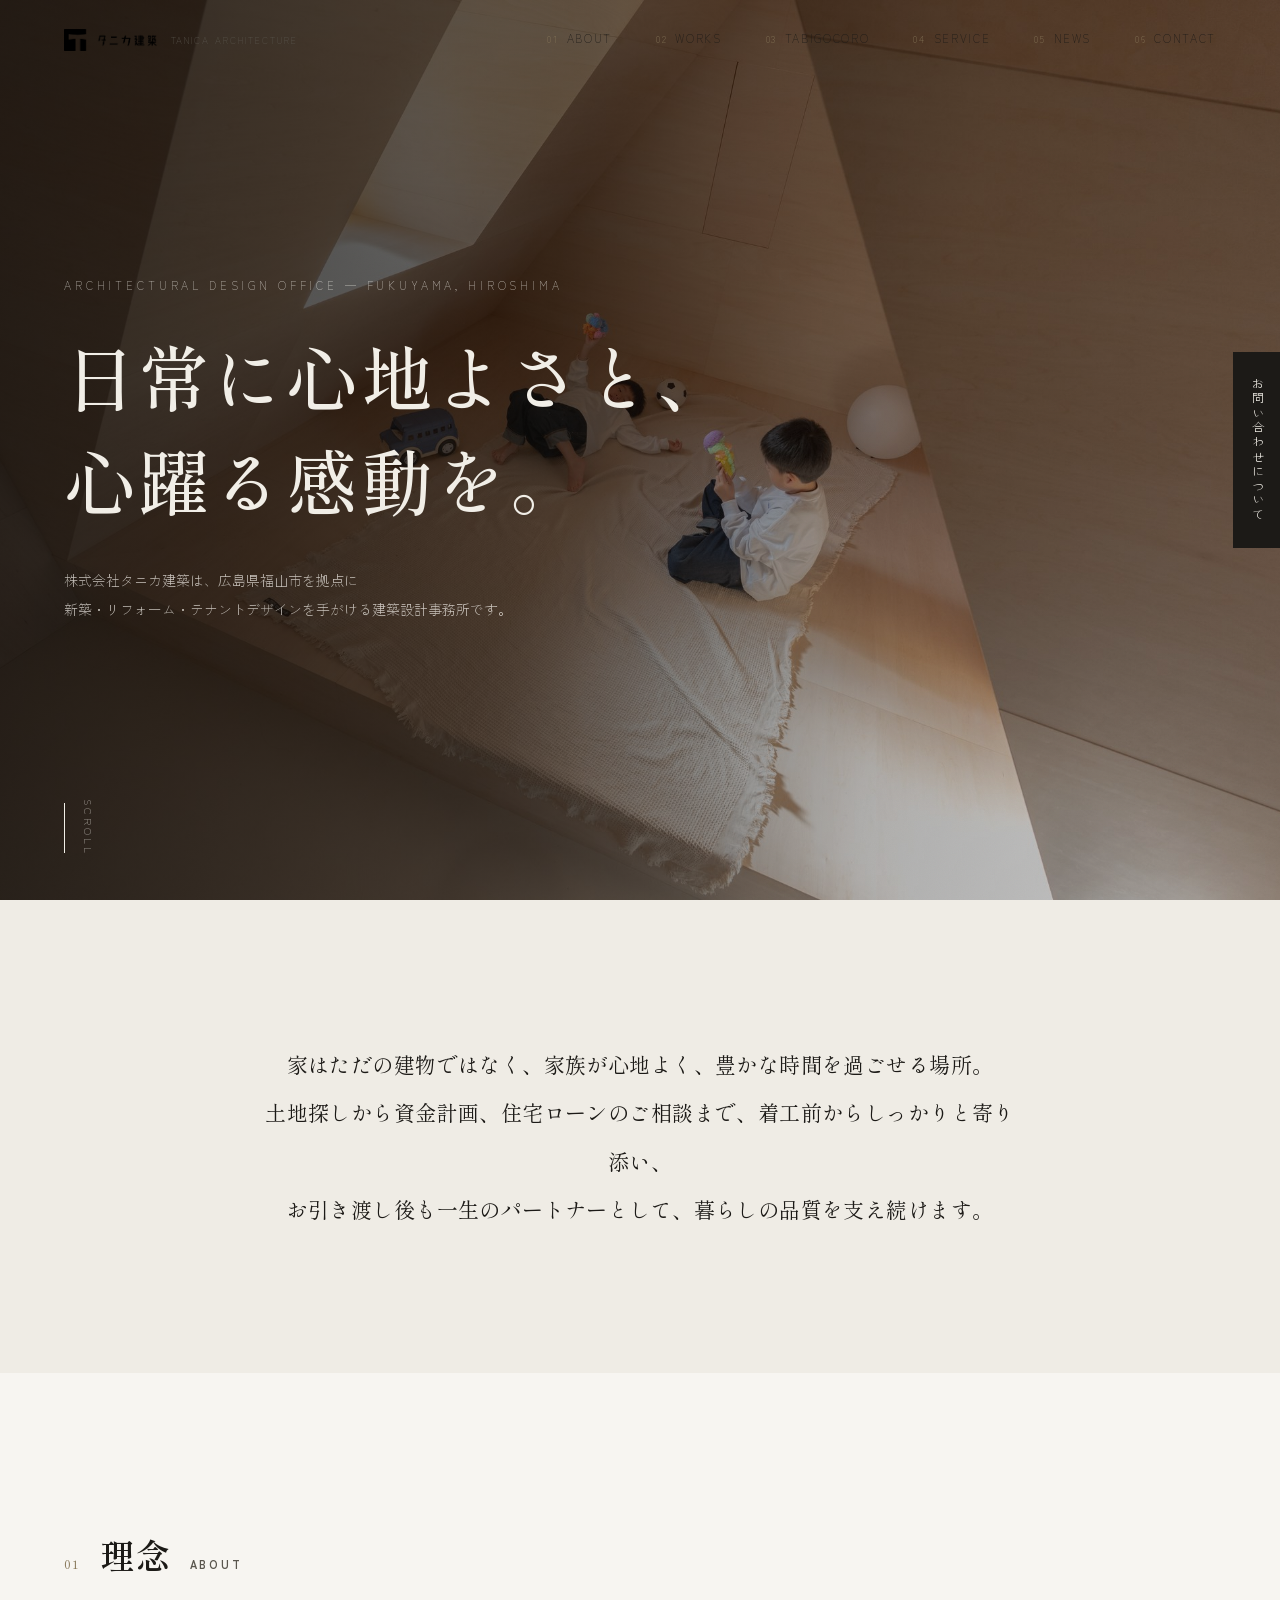
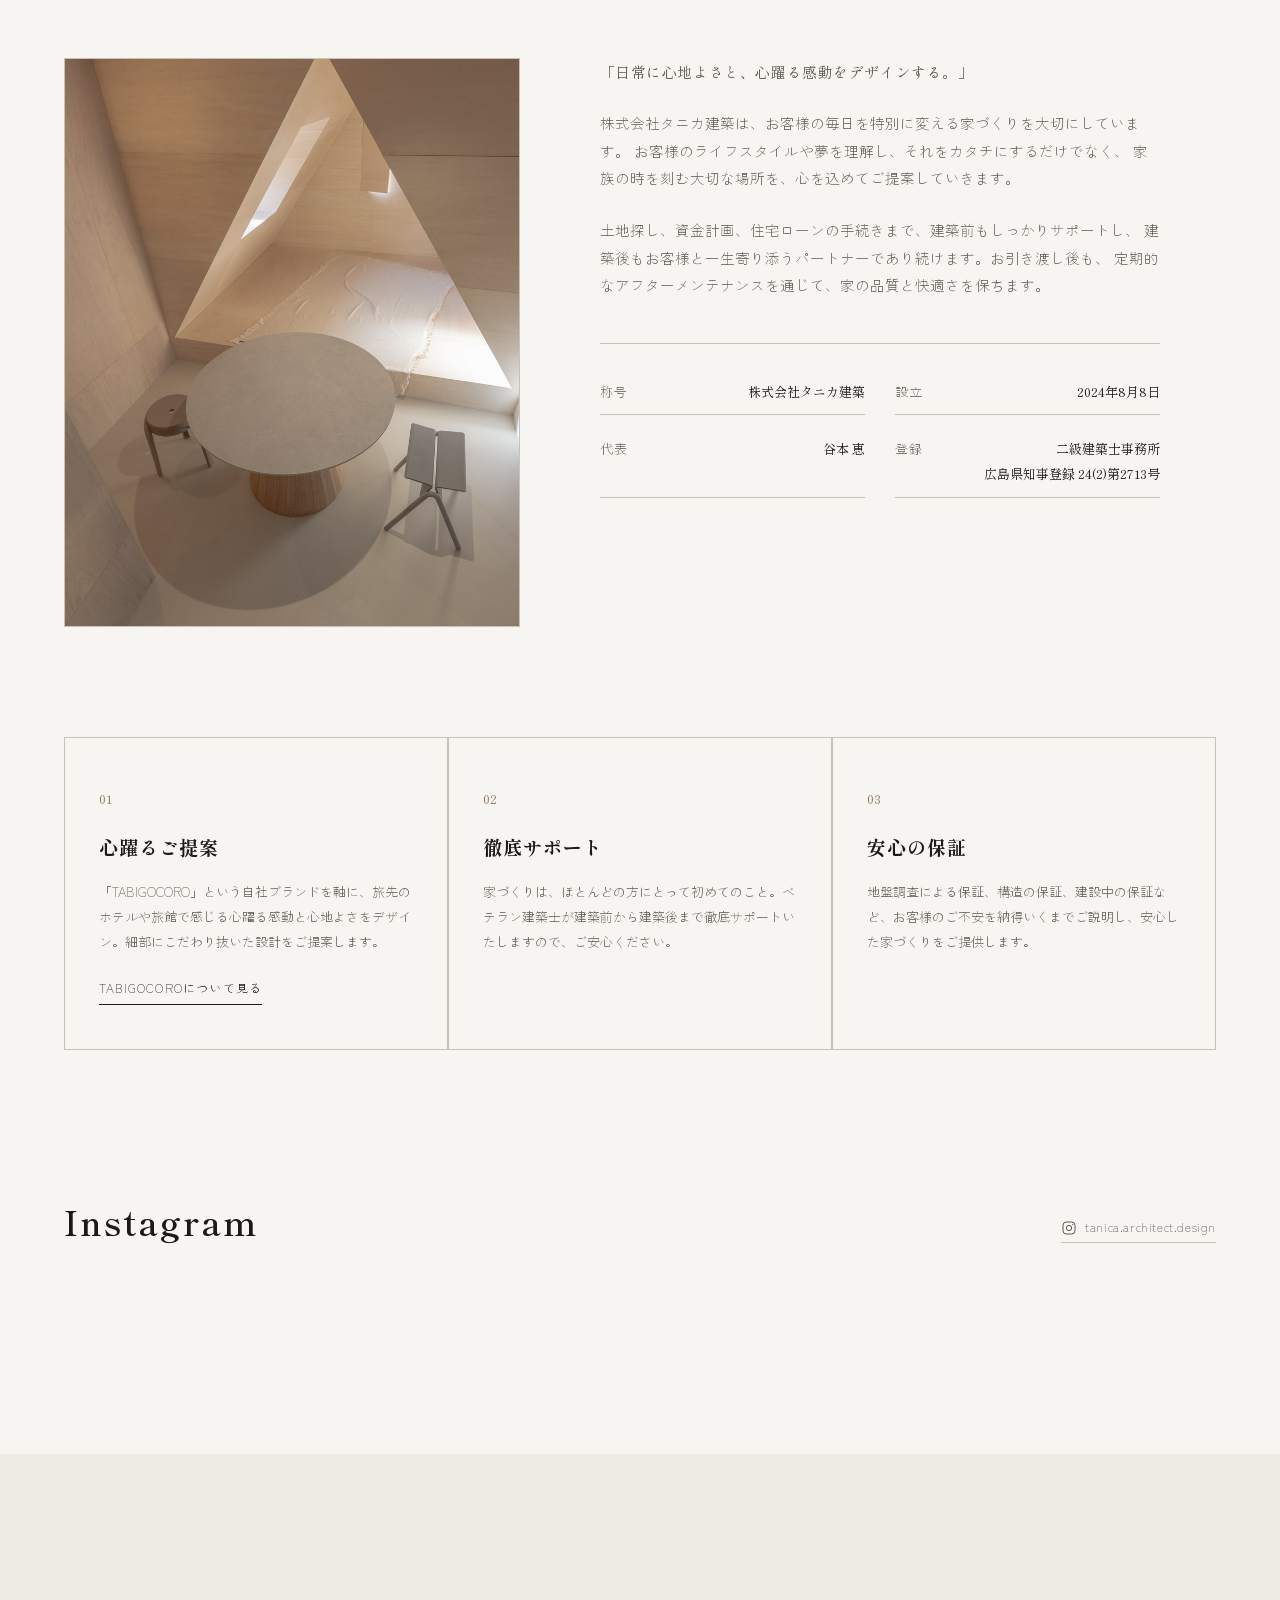
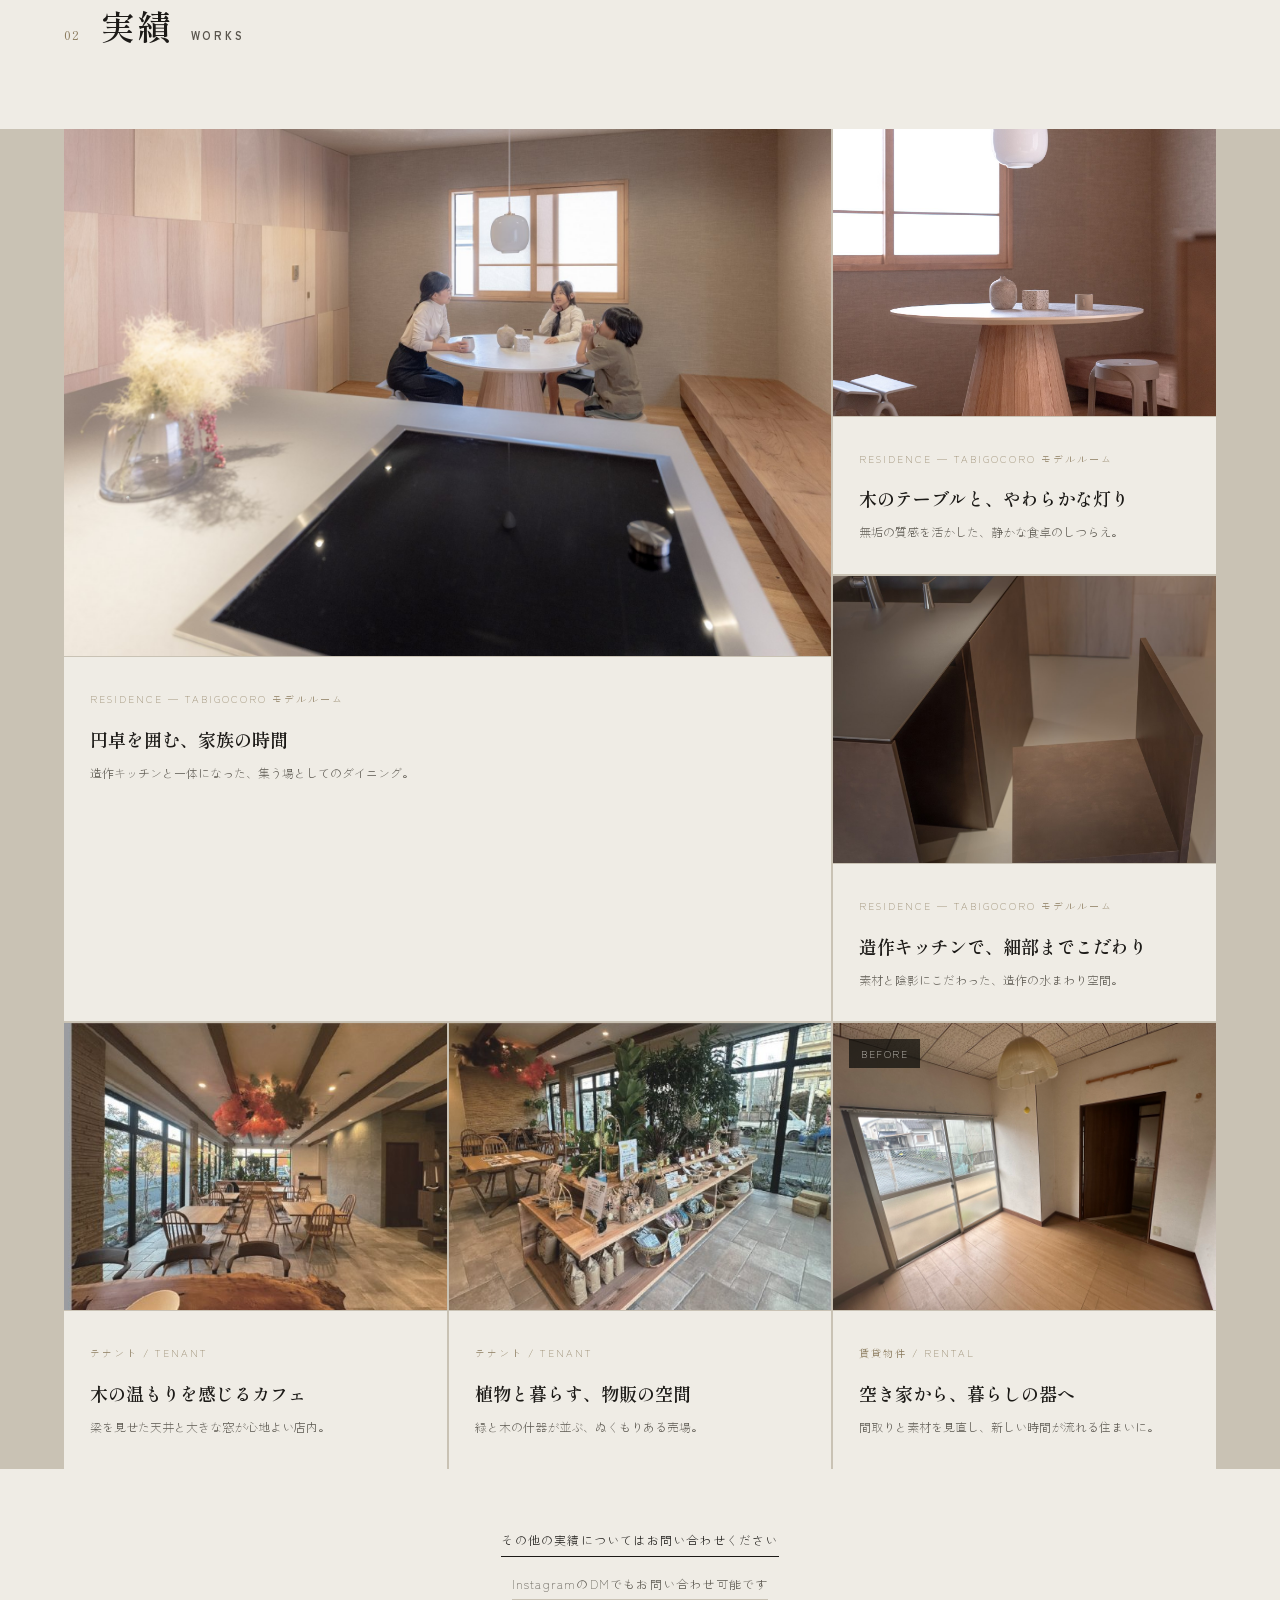
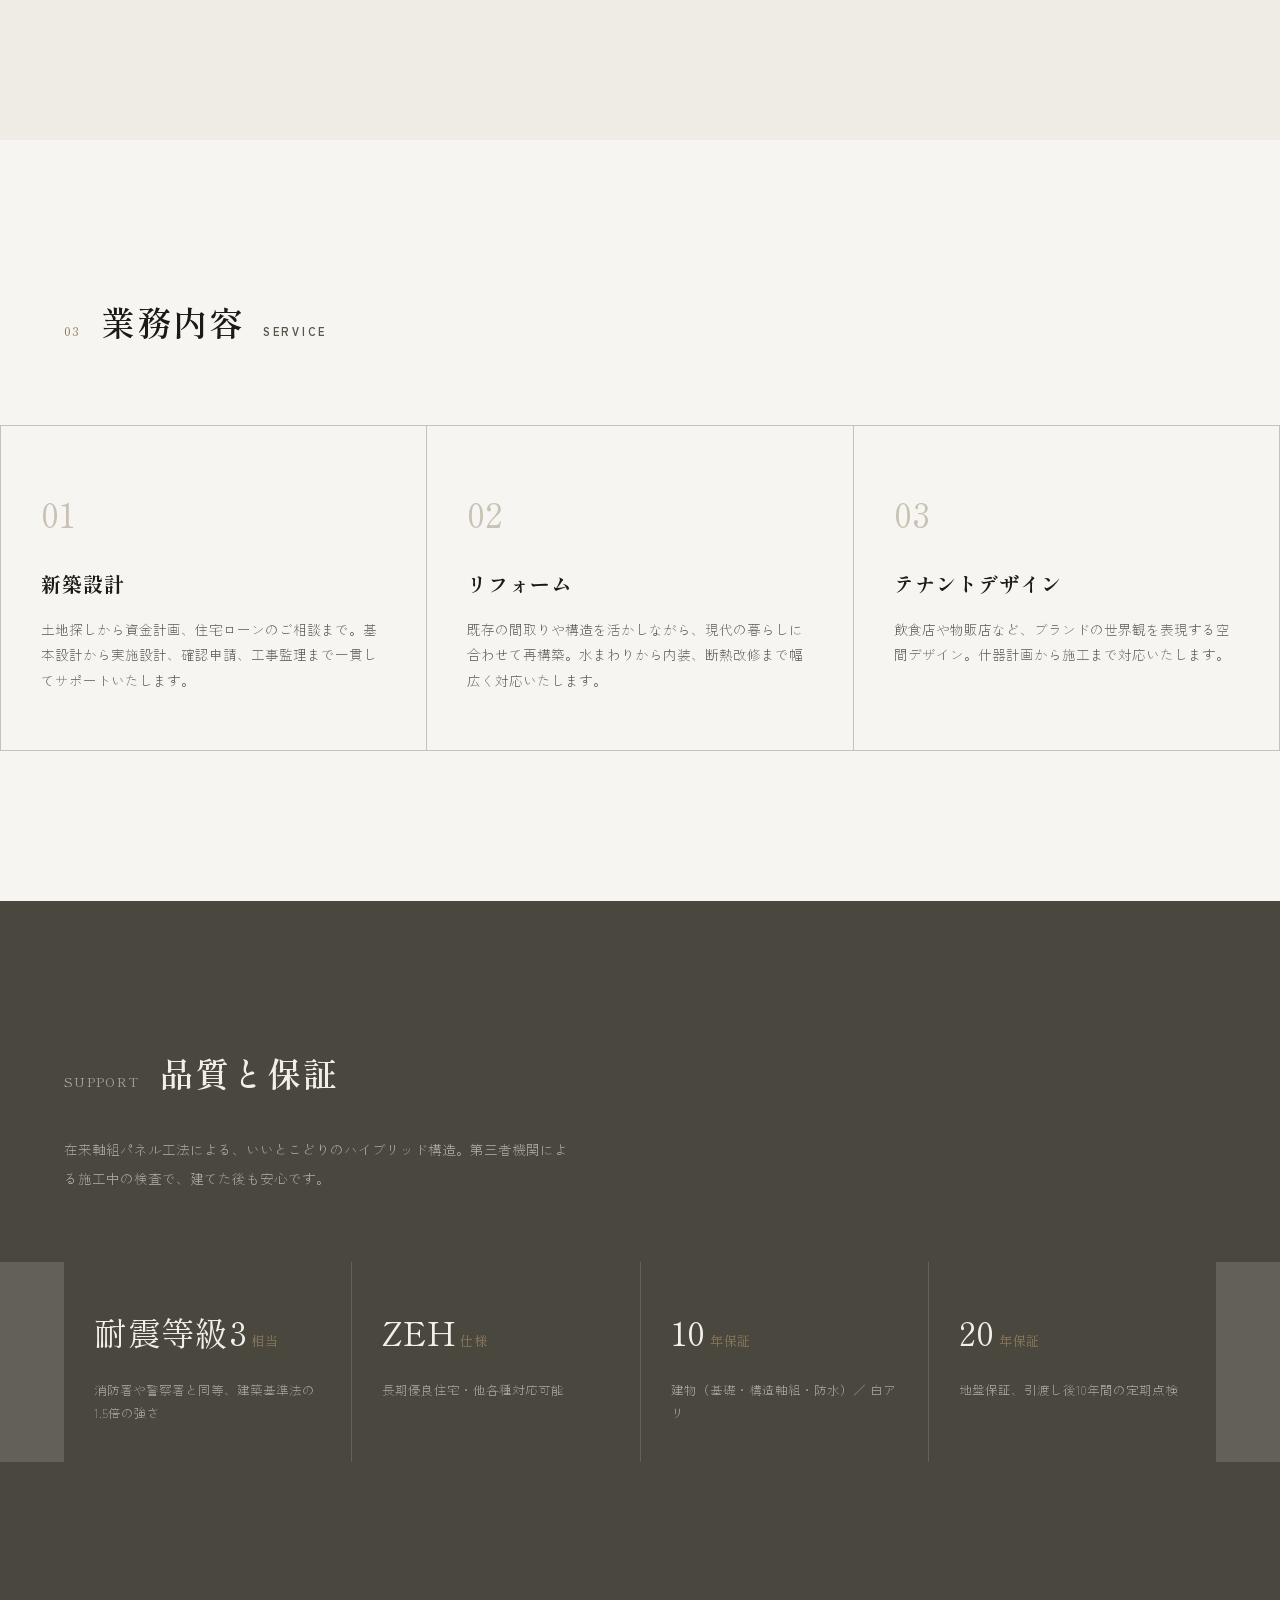
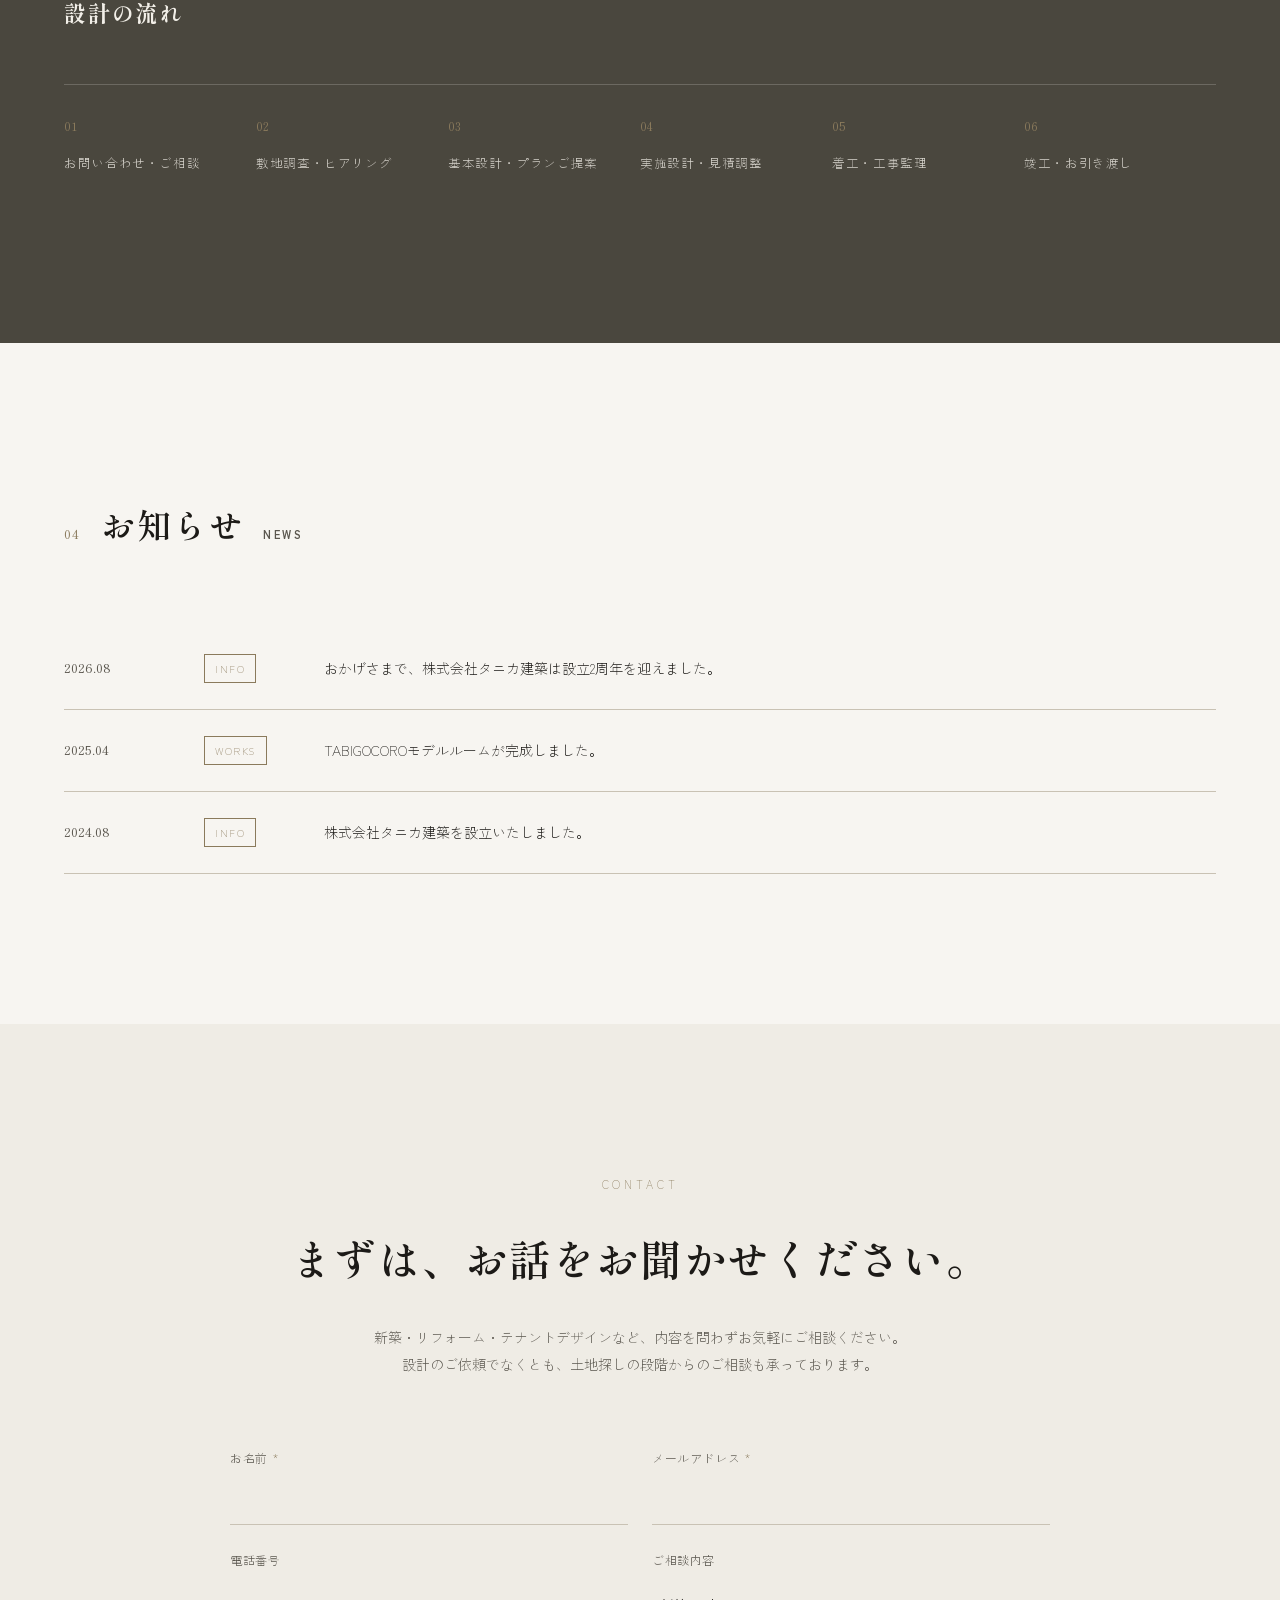
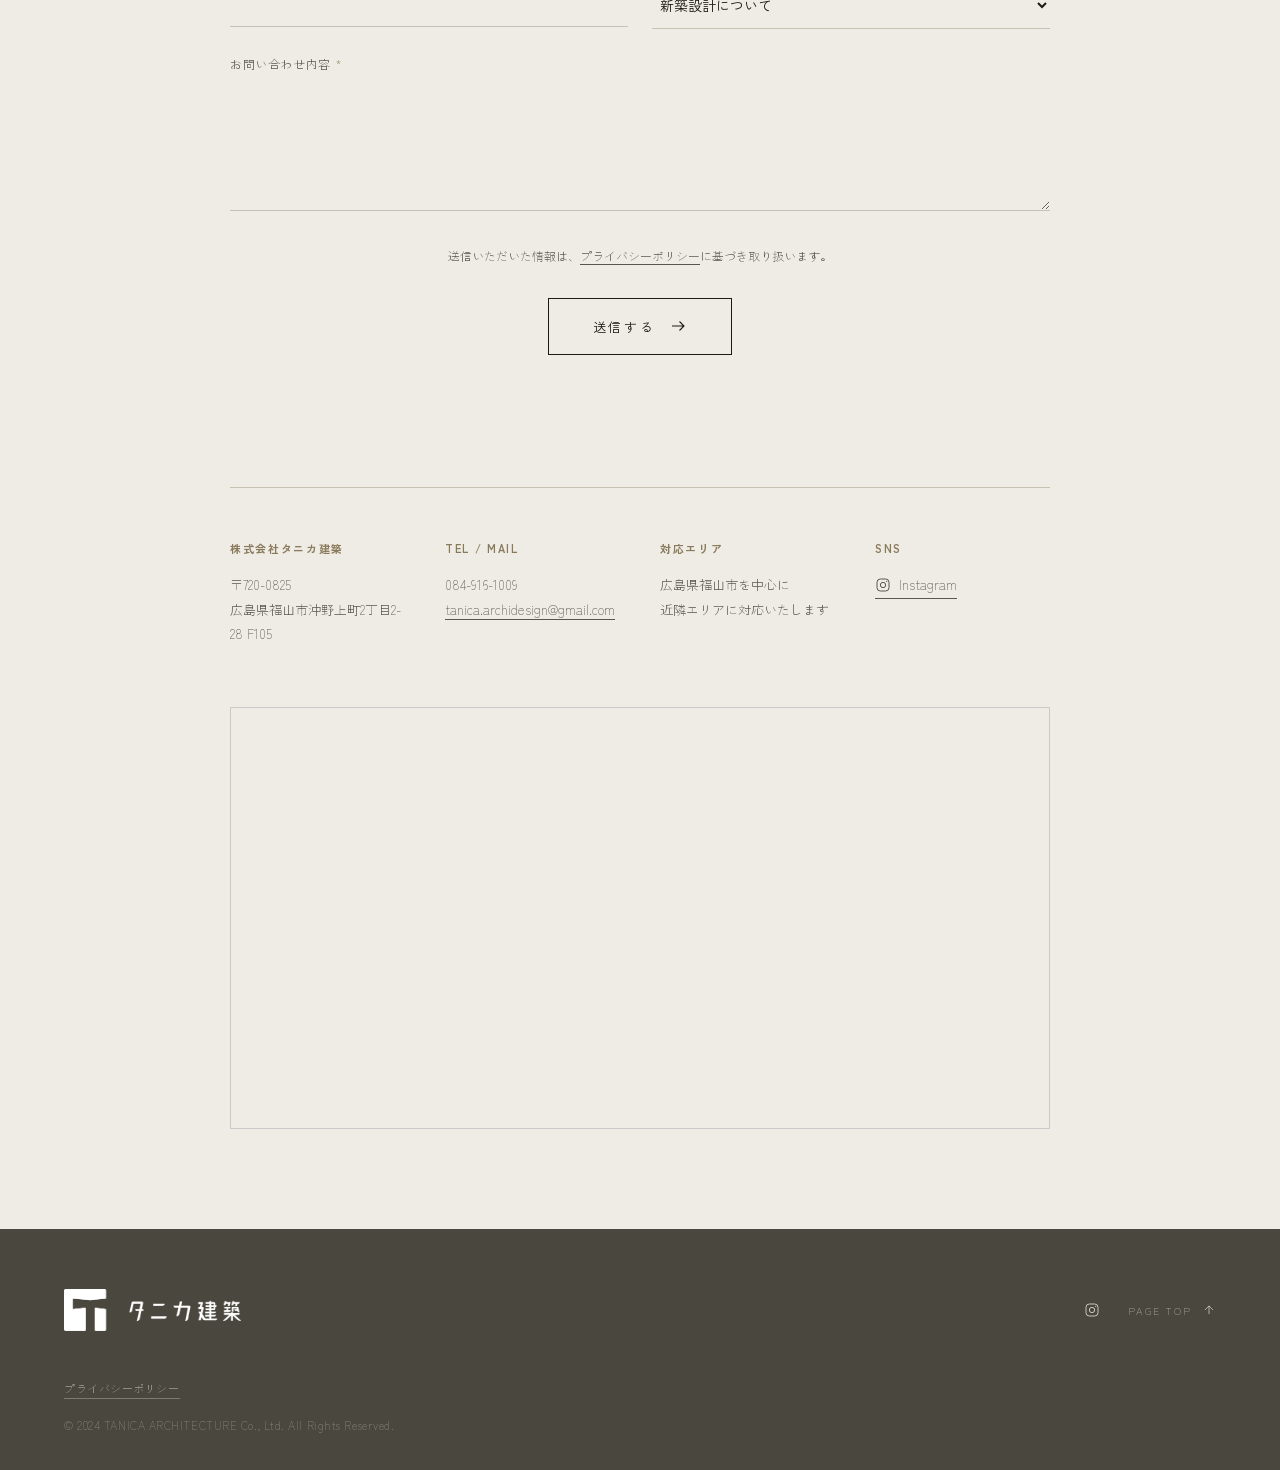
<file: index.html>
<!DOCTYPE html>
<html lang="ja">
<head>
<meta charset="UTF-8">
<meta name="viewport" content="width=device-width, initial-scale=1.0">
<title>株式会社タニカ建築 | TANICA ARCHITECTURE</title>
<meta name="description" content="株式会社タニカ建築 — 広島県福山市を拠点に、新築・リフォーム・テナントデザインを手がける建築設計事務所です。日常に心地よさと、心躍る感動をデザインします。">
<link rel="preconnect" href="https://fonts.googleapis.com">
<link rel="preconnect" href="https://fonts.gstatic.com" crossorigin>
<link href="https://fonts.googleapis.com/css2?family=Shippori+Mincho:wght@400;500;600;800&family=Zen+Kaku+Gothic+New:wght@300;400;500;700&family=EB+Garamond:ital,wght@0,400;0,500;1,400&display=swap" rel="stylesheet">
<link rel="stylesheet" href="css/style.css">
<link rel="icon" type="image/png" href="images/favicon.png">
</head>
<body>

<div class="loader" id="loader">
  <div class="loader-mark">TANICA</div>
</div>

<div class="grain"></div>

<header class="site-header" id="siteHeader">
  <a href="#top" class="logo">
    <img src="images/logo-tanica-black.png" alt="タニカ建築" class="logo-full">
    <span class="logo-en">TANICA ARCHITECTURE</span>
  </a>
  <nav class="main-nav" id="mainNav">
    <a href="#about"><span class="num">01</span>ABOUT</a>
    <a href="#works"><span class="num">02</span>WORKS</a>
    <a href="tabigocoro.html"><span class="num">03</span>TABIGOCORO</a>
    <a href="#service"><span class="num">04</span>SERVICE</a>
    <a href="#news"><span class="num">05</span>NEWS</a>
    <a href="#contact"><span class="num">06</span>CONTACT</a>
  </nav>
  <button class="menu-btn" id="menuBtn" aria-label="メニュー">
    <span></span><span></span><span></span>
  </button>
</header>

<a href="#contact" class="fixed-contact-tab">お問い合わせについて</a>

<main>

  <section class="hero" id="top">
    <div class="hero-photo">
      <img src="images/work-hero-ishii.jpg" alt="TABIGOCORO モデルルーム 三角形の勾配天井の下で遊ぶ子どもたち">
      <div class="hero-photo-overlay"></div>
    </div>
    <div class="hero-inner">
      <p class="hero-eyebrow reveal">ARCHITECTURAL DESIGN OFFICE — FUKUYAMA, HIROSHIMA</p>
      <h1 class="hero-title">
        <span class="reveal">日常に心地よさと、</span>
        <span class="reveal">心躍る感動を。</span>
      </h1>
      <p class="hero-lead reveal">
        株式会社タニカ建築は、広島県福山市を拠点に<br class="br-pc">
        新築・リフォーム・テナントデザインを手がける建築設計事務所です。
      </p>
    </div>
    <div class="hero-scroll">
      <span class="scroll-line"></span>
      <span class="scroll-text">SCROLL</span>
    </div>
  </section>

  <section class="intro">
    <div class="intro-inner reveal">
      <p>
        家はただの建物ではなく、家族が心地よく、豊かな時間を過ごせる場所。<br class="br-pc">
        土地探しから資金計画、住宅ローンのご相談まで、着工前からしっかりと寄り添い、<br class="br-pc">
        お引き渡し後も一生のパートナーとして、暮らしの品質を支え続けます。
      </p>
    </div>
  </section>

  <section class="about" id="about">
    <div class="section-head reveal">
      <span class="section-num">01</span>
      <h2 class="section-title"><span class="jp">理念</span><span class="en">ABOUT</span></h2>
    </div>
    <div class="about-grid">
      <div class="about-visual reveal">
        <div class="about-frame">
          <img src="images/about-ishii.jpg" alt="TABIGOCORO モデルルーム 三角形の勾配天井のある空間">
        </div>
      </div>
      <div class="about-text">
        <p class="about-lead reveal">「日常に心地よさと、心躍る感動をデザインする。」</p>
        <p class="reveal">
          株式会社タニカ建築は、お客様の毎日を特別に変える家づくりを大切にしています。
          お客様のライフスタイルや夢を理解し、それをカタチにするだけでなく、
          家族の時を刻む大切な場所を、心を込めてご提案していきます。
        </p>
        <p class="reveal">
          土地探し、資金計画、住宅ローンの手続きまで、建築前もしっかりサポートし、
          建築後もお客様と一生寄り添うパートナーであり続けます。お引き渡し後も、
          定期的なアフターメンテナンスを通じて、家の品質と快適さを保ちます。
        </p>
        <dl class="about-facts reveal">
          <div><dt>称号</dt><dd>株式会社タニカ建築</dd></div>
          <div><dt>設立</dt><dd>2024年8月8日</dd></div>
          <div><dt>代表</dt><dd>谷本 恵</dd></div>
          <div><dt>登録</dt><dd>二級建築士事務所<br>広島県知事登録 24(2)第2713号</dd></div>
        </dl>
      </div>
    </div>

    <div class="about-pillars">
      <div class="pillar reveal">
        <span class="pillar-num">01</span>
        <h3>心躍るご提案</h3>
        <p>「TABIGOCORO」という自社ブランドを軸に、旅先のホテルや旅館で感じる心躍る感動と心地よさをデザイン。細部にこだわり抜いた設計をご提案します。</p>
        <a href="tabigocoro.html" class="link-arrow pillar-link">TABIGOCOROについて見る</a>
      </div>
      <div class="pillar reveal">
        <span class="pillar-num">02</span>
        <h3>徹底サポート</h3>
        <p>家づくりは、ほとんどの方にとって初めてのこと。ベテラン建築士が建築前から建築後まで徹底サポートいたしますので、ご安心ください。</p>
      </div>
      <div class="pillar reveal">
        <span class="pillar-num">03</span>
        <h3>安心の保証</h3>
        <p>地盤調査による保証、構造の保証、建設中の保証など、お客様のご不安を納得いくまでご説明し、安心した家づくりをご提供します。</p>
      </div>
    </div>
  </section>

  <section class="instagram" id="instagram">
    <div class="instagram-head reveal">
      <span class="instagram-logo">Instagram</span>
      <a href="https://www.instagram.com/tanica.architect.design/" target="_blank" rel="noopener noreferrer" class="instagram-handle">
        <svg width="16" height="16" viewBox="0 0 24 24" fill="none" stroke="currentColor" stroke-width="1.5"><rect x="3" y="3" width="18" height="18" rx="5"/><circle cx="12" cy="12" r="4"/><circle cx="17.5" cy="6.5" r="1" fill="currentColor" stroke="none"/></svg>
        tanica.architect.design
      </a>
    </div>
    <div class="instagram-feed reveal">
      <!-- Elfsight Instagram Feed | Untitled Instagram Feed -->
      <script src="https://elfsightcdn.com/platform.js" async></script>
      <div class="elfsight-app-0c4cd780-6e4b-4e7e-a309-8607d129f29a" data-elfsight-app-lazy></div>
    </div>
  </section>

  <section class="works" id="works">
    <div class="section-head reveal">
      <span class="section-num">02</span>
      <h2 class="section-title"><span class="jp">実績</span><span class="en">WORKS</span></h2>
    </div>
    <div class="works-grid">

      <a href="tabigocoro.html" class="work-card size-lg reveal">
        <div class="work-visual">
          <img src="images/work-ishii-dining.jpg" alt="TABIGOCORO モデルルーム 円卓を囲む家族の団らん">
        </div>
        <div class="work-info">
          <span class="work-cat">RESIDENCE — TABIGOCORO モデルルーム</span>
          <h3>円卓を囲む、家族の時間</h3>
          <p>造作キッチンと一体になった、集う場としてのダイニング。</p>
        </div>
      </a>

      <a href="tabigocoro.html" class="work-card reveal">
        <div class="work-visual">
          <img src="images/work-ishii-table.jpg" alt="TABIGOCORO モデルルーム 木の丸テーブルと照明">
        </div>
        <div class="work-info">
          <span class="work-cat">RESIDENCE — TABIGOCORO モデルルーム</span>
          <h3>木のテーブルと、やわらかな灯り</h3>
          <p>無垢の質感を活かした、静かな食卓のしつらえ。</p>
        </div>
      </a>

      <a href="tabigocoro.html" class="work-card reveal">
        <div class="work-visual">
          <img src="images/work-ishii-sink.jpg" alt="TABIGOCORO モデルルーム 彫刻的な洗面カウンター">
        </div>
        <div class="work-info">
          <span class="work-cat">RESIDENCE — TABIGOCORO モデルルーム</span>
          <h3>造作キッチンで、細部までこだわり</h3>
          <p>素材と陰影にこだわった、造作の水まわり空間。</p>
        </div>
      </a>

      <div class="work-card reveal">
        <div class="work-visual">
          <img src="images/work-cafe-interior.jpg" alt="木の梁が印象的なカフェの内装">
        </div>
        <div class="work-info">
          <span class="work-cat">テナント / TENANT</span>
          <h3>木の温もりを感じるカフェ</h3>
          <p>梁を見せた天井と大きな窓が心地よい店内。</p>
        </div>
      </div>

      <div class="work-card reveal">
        <div class="work-visual">
          <img src="images/work-plant-shop.jpg" alt="観葉植物を配した物販店の内装">
        </div>
        <div class="work-info">
          <span class="work-cat">テナント / TENANT</span>
          <h3>植物と暮らす、物販の空間</h3>
          <p>緑と木の什器が並ぶ、ぬくもりある売場。</p>
        </div>
      </div>

      <div class="work-card work-card-ba reveal">
        <div class="work-visual">
          <img class="ba-before" src="images/work-reform-before.jpg" alt="リフォーム前の空室">
          <img class="ba-after" src="images/work-reform-after.jpg" alt="リフォーム後のリビング">
          <span class="ba-tag ba-tag-before">BEFORE</span>
          <span class="ba-tag ba-tag-after">AFTER</span>
        </div>
        <div class="work-info">
          <span class="work-cat">賃貸物件 / RENTAL</span>
          <h3>空き家から、暮らしの器へ</h3>
          <p>間取りと素材を見直し、新しい時間が流れる住まいに。</p>
        </div>
      </div>

    </div>
    <div class="works-more reveal">
      <a href="#contact" class="link-arrow">その他の実績についてはお問い合わせください</a>
      <a href="https://www.instagram.com/tanica.architect.design/" target="_blank" rel="noopener noreferrer" class="link-arrow link-arrow-sub">InstagramのDMでもお問い合わせ可能です</a>
    </div>
  </section>

  <section class="service" id="service">
    <div class="section-head reveal">
      <span class="section-num">03</span>
      <h2 class="section-title"><span class="jp">業務内容</span><span class="en">SERVICE</span></h2>
    </div>
    <div class="service-list">
      <div class="service-item reveal">
        <span class="service-index">01</span>
        <h3>新築設計</h3>
        <p>土地探しから資金計画、住宅ローンのご相談まで。基本設計から実施設計、確認申請、工事監理まで一貫してサポートいたします。</p>
      </div>
      <div class="service-item reveal">
        <span class="service-index">02</span>
        <h3>リフォーム</h3>
        <p>既存の間取りや構造を活かしながら、現代の暮らしに合わせて再構築。水まわりから内装、断熱改修まで幅広く対応いたします。</p>
      </div>
      <div class="service-item reveal">
        <span class="service-index">03</span>
        <h3>テナントデザイン</h3>
        <p>飲食店や物販店など、ブランドの世界観を表現する空間デザイン。什器計画から施工まで対応いたします。</p>
      </div>
    </div>
  </section>

  <section class="support">
    <div class="section-head reveal light">
      <span class="section-num">SUPPORT</span>
      <h2 class="section-title"><span class="jp">品質と保証</span></h2>
    </div>
    <p class="support-lead reveal">在来軸組パネル工法による、いいとこどりのハイブリッド構造。第三者機関による施工中の検査で、建てた後も安心です。</p>
    <div class="support-grid">
      <div class="support-item reveal">
        <span class="support-num">耐震等級3<em>相当</em></span>
        <p>消防署や警察署と同等、建築基準法の1.5倍の強さ</p>
      </div>
      <div class="support-item reveal">
        <span class="support-num">ZEH<em>仕様</em></span>
        <p>長期優良住宅・他各種対応可能</p>
      </div>
      <div class="support-item reveal">
        <span class="support-num">10<em>年保証</em></span>
        <p>建物（基礎・構造軸組・防水）／ 白アリ</p>
      </div>
      <div class="support-item reveal">
        <span class="support-num">20<em>年保証</em></span>
        <p>地盤保証、引渡し後10年間の定期点検</p>
      </div>
    </div>

    <div class="process">
      <h3 class="process-title reveal">設計の流れ</h3>
      <ol class="process-list">
        <li class="reveal"><span class="p-num">01</span><span class="p-label">お問い合わせ・ご相談</span></li>
        <li class="reveal"><span class="p-num">02</span><span class="p-label">敷地調査・ヒアリング</span></li>
        <li class="reveal"><span class="p-num">03</span><span class="p-label">基本設計・プランご提案</span></li>
        <li class="reveal"><span class="p-num">04</span><span class="p-label">実施設計・見積調整</span></li>
        <li class="reveal"><span class="p-num">05</span><span class="p-label">着工・工事監理</span></li>
        <li class="reveal"><span class="p-num">06</span><span class="p-label">竣工・お引き渡し</span></li>
      </ol>
    </div>
  </section>

  <section class="news" id="news">
    <div class="section-head reveal">
      <span class="section-num">04</span>
      <h2 class="section-title"><span class="jp">お知らせ</span><span class="en">NEWS</span></h2>
    </div>
    <ul class="news-list">
      <li class="reveal">
        <time datetime="2026-08">2026.08</time>
        <span class="news-tag">INFO</span>
        <p>おかげさまで、株式会社タニカ建築は設立2周年を迎えました。</p>
      </li>
      <li class="reveal">
        <time datetime="2025-04">2025.04</time>
        <span class="news-tag">WORKS</span>
        <p>TABIGOCOROモデルルームが完成しました。</p>
      </li>
      <li class="reveal">
        <time datetime="2024-08">2024.08</time>
        <span class="news-tag">INFO</span>
        <p>株式会社タニカ建築を設立いたしました。</p>
      </li>
    </ul>
  </section>

  <section class="cta" id="contact">
    <div class="cta-inner reveal">
      <p class="cta-eyebrow">CONTACT</p>
      <h2 class="cta-title">まずは、お話をお聞かせください。</h2>
      <p class="cta-lead">
        新築・リフォーム・テナントデザインなど、内容を問わずお気軽にご相談ください。<br>
        設計のご依頼でなくとも、土地探しの段階からのご相談も承っております。
      </p>

      <form class="contact-form" id="contactForm" action="https://api.web3forms.com/submit" method="POST">
        <input type="hidden" name="access_key" value="88c07643-27ec-4aa5-b59e-4f5a45dfab9e">
        <input type="hidden" name="subject" value="【タニカ建築HP】お問い合わせがありました">
        <input type="hidden" name="from_name" value="タニカ建築HP お問い合わせフォーム">
        <input type="checkbox" name="botcheck" class="hidden-field" style="display:none">
        <div class="form-row">
          <label>
            <span>お名前<em>*</em></span>
            <input type="text" name="name" required>
          </label>
          <label>
            <span>メールアドレス<em>*</em></span>
            <input type="email" name="email" required>
          </label>
        </div>
        <div class="form-row">
          <label>
            <span>電話番号</span>
            <input type="tel" name="tel">
          </label>
          <label>
            <span>ご相談内容</span>
            <select name="topic">
              <option>新築設計について</option>
              <option>リフォームについて</option>
              <option>テナントデザインについて</option>
              <option>TABIGOCOROモデルルーム見学希望</option>
              <option>その他のご相談</option>
            </select>
          </label>
        </div>
        <label class="full">
          <span>お問い合わせ内容<em>*</em></span>
          <textarea name="message" rows="5" required></textarea>
        </label>
        <p class="form-privacy-note">
          送信いただいた情報は、<a href="privacy.html" target="_blank" rel="noopener noreferrer">プライバシーポリシー</a>に基づき取り扱います。
        </p>
        <button type="submit" class="submit-btn">
          <span>送信する</span>
          <svg width="18" height="18" viewBox="0 0 24 24"><path d="M4 12h16M14 6l6 6-6 6" fill="none" stroke="currentColor" stroke-width="1.5"/></svg>
        </button>
        <p class="form-note" id="formNote"></p>
      </form>

      <div class="form-success" id="formSuccess" hidden>
        <svg width="40" height="40" viewBox="0 0 24 24" fill="none" stroke="currentColor" stroke-width="1.2"><circle cx="12" cy="12" r="10"/><path d="M8 12.5l2.5 2.5L16 9"/></svg>
        <h3>お問い合わせいただきありがとうございます。</h3>
        <p>担当者よりご連絡いたします。今しばらくお待ちください。</p>
      </div>

      <div class="contact-info">
        <div>
          <h4>株式会社タニカ建築</h4>
          <p>〒720-0825<br>広島県福山市沖野上町2丁目2-28 F105</p>
        </div>
        <div>
          <h4>TEL / MAIL</h4>
          <p>084-916-1009<br><a href="mailto:tanica.archidesign@gmail.com">tanica.archidesign@gmail.com</a></p>
        </div>
        <div>
          <h4>対応エリア</h4>
          <p>広島県福山市を中心に<br>近隣エリアに対応いたします</p>
        </div>
        <div>
          <h4>SNS</h4>
          <p>
            <a href="https://www.instagram.com/tanica.architect.design/" target="_blank" rel="noopener noreferrer" class="sns-link">
              <svg width="16" height="16" viewBox="0 0 24 24" fill="none" stroke="currentColor" stroke-width="1.5"><rect x="3" y="3" width="18" height="18" rx="5"/><circle cx="12" cy="12" r="4"/><circle cx="17.5" cy="6.5" r="1" fill="currentColor" stroke="none"/></svg>
              Instagram
            </a>
          </p>
        </div>
      </div>

      <div class="map-embed reveal">
        <iframe
          src="https://maps.google.com/maps?cid=10242326649560850865&t=&z=16&ie=UTF8&iwloc=&output=embed"
          loading="lazy"
          referrerpolicy="no-referrer-when-downgrade"
          title="株式会社タニカ建築 地図">
        </iframe>
      </div>
    </div>
  </section>

</main>

<footer class="site-footer">
  <div class="footer-top">
    <a href="#top" class="footer-logo"><img src="images/logo-tanica-white.png" alt="タニカ建築 TANICA ARCHITECTURE"></a>
    <div class="footer-right">
      <a href="https://www.instagram.com/tanica.architect.design/" target="_blank" rel="noopener noreferrer" class="footer-sns" aria-label="Instagram">
        <svg width="16" height="16" viewBox="0 0 24 24" fill="none" stroke="currentColor" stroke-width="1.5"><rect x="3" y="3" width="18" height="18" rx="5"/><circle cx="12" cy="12" r="4"/><circle cx="17.5" cy="6.5" r="1" fill="currentColor" stroke="none"/></svg>
      </a>
      <a href="#top" class="to-top">
        <span>PAGE TOP</span>
        <svg width="14" height="14" viewBox="0 0 24 24"><path d="M12 19V5M5 12l7-7 7 7" fill="none" stroke="currentColor" stroke-width="1.5"/></svg>
      </a>
    </div>
  </div>
  <p class="footer-links"><a href="privacy.html">プライバシーポリシー</a></p>
  <p class="footer-copy">&copy; 2024 TANICA ARCHITECTURE Co., Ltd. All Rights Reserved.</p>
</footer>

<script src="js/main.js"></script>
</body>
</html>
</file>
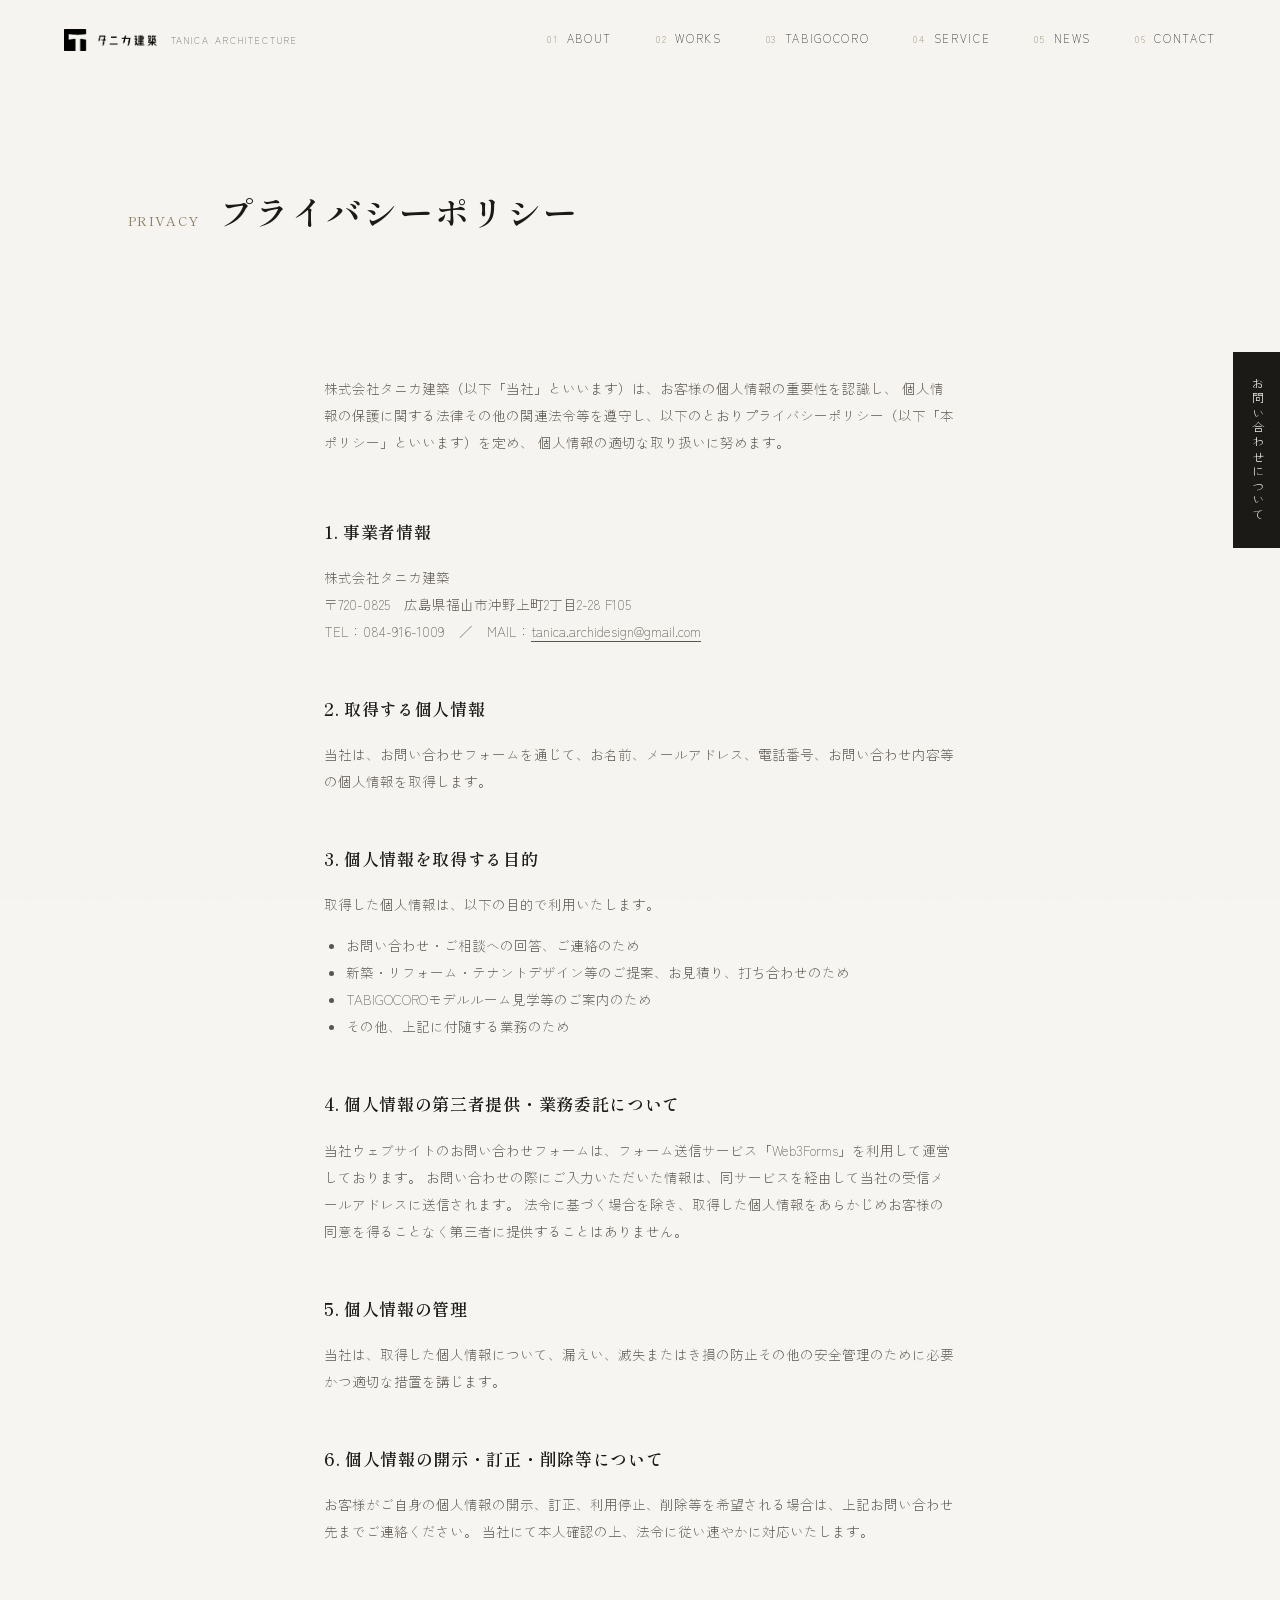
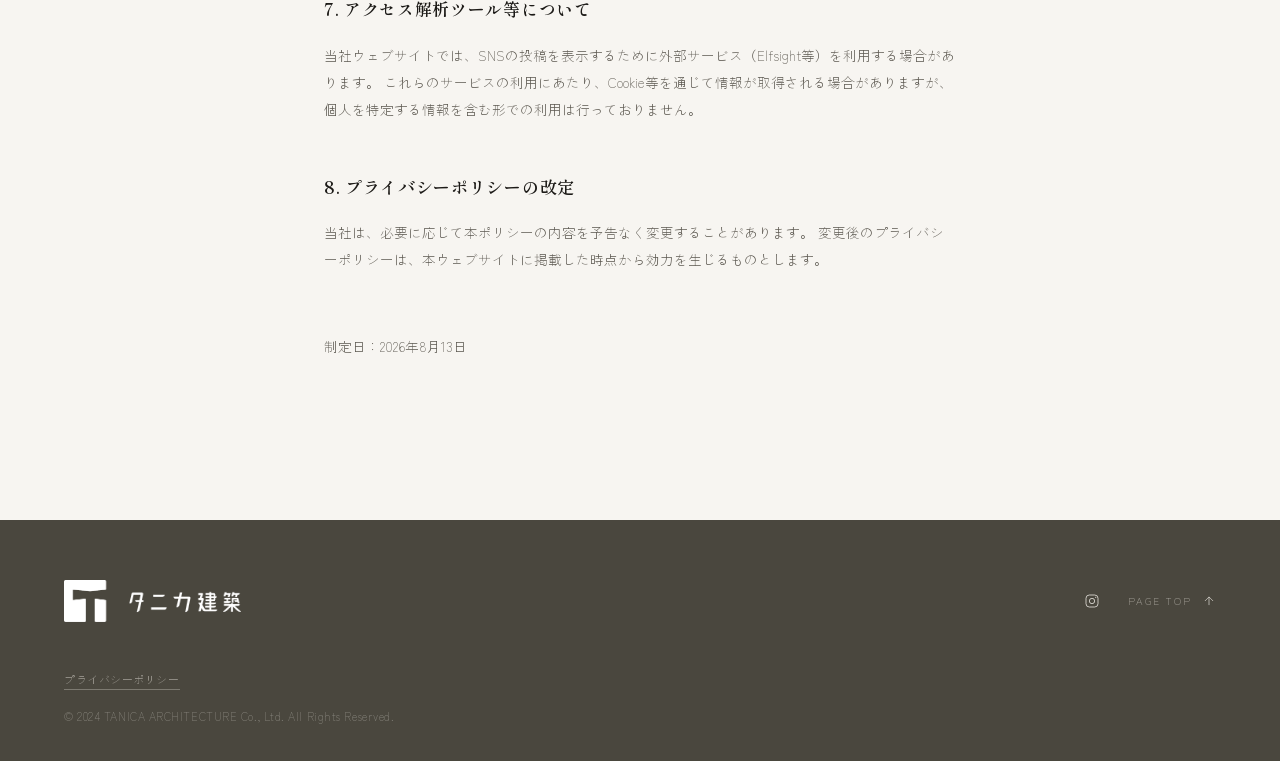
<file: privacy.html>
<!DOCTYPE html>
<html lang="ja">
<head>
<meta charset="UTF-8">
<meta name="viewport" content="width=device-width, initial-scale=1.0">
<title>プライバシーポリシー | 株式会社タニカ建築</title>
<meta name="description" content="株式会社タニカ建築のプライバシーポリシー（個人情報保護方針）です。">
<link rel="preconnect" href="https://fonts.googleapis.com">
<link rel="preconnect" href="https://fonts.gstatic.com" crossorigin>
<link href="https://fonts.googleapis.com/css2?family=Shippori+Mincho:wght@400;500;600;800&family=Zen+Kaku+Gothic+New:wght@300;400;500;700&family=EB+Garamond:ital,wght@0,400;0,500;1,400&display=swap" rel="stylesheet">
<link rel="stylesheet" href="css/style.css">
<link rel="icon" type="image/png" href="images/favicon.png">
</head>
<body>

<div class="loader" id="loader">
  <div class="loader-mark">TANICA</div>
</div>

<div class="grain"></div>

<header class="site-header" id="siteHeader">
  <a href="index.html#top" class="logo">
    <img src="images/logo-tanica-black.png" alt="タニカ建築" class="logo-full">
    <span class="logo-en">TANICA ARCHITECTURE</span>
  </a>
  <nav class="main-nav" id="mainNav">
    <a href="index.html#about"><span class="num">01</span>ABOUT</a>
    <a href="index.html#works"><span class="num">02</span>WORKS</a>
    <a href="tabigocoro.html"><span class="num">03</span>TABIGOCORO</a>
    <a href="index.html#service"><span class="num">04</span>SERVICE</a>
    <a href="index.html#news"><span class="num">05</span>NEWS</a>
    <a href="index.html#contact"><span class="num">06</span>CONTACT</a>
  </nav>
  <button class="menu-btn" id="menuBtn" aria-label="メニュー">
    <span></span><span></span><span></span>
  </button>
</header>

<a href="index.html#contact" class="fixed-contact-tab">お問い合わせについて</a>

<main>
  <section class="policy-hero">
    <div class="section-head reveal">
      <span class="section-num">PRIVACY</span>
      <h2 class="section-title"><span class="jp">プライバシーポリシー</span></h2>
    </div>
  </section>

  <section class="policy">
    <div class="policy-inner reveal">
      <p class="policy-lead">
        株式会社タニカ建築（以下「当社」といいます）は、お客様の個人情報の重要性を認識し、
        個人情報の保護に関する法律その他の関連法令等を遵守し、以下のとおりプライバシーポリシー（以下「本ポリシー」といいます）を定め、
        個人情報の適切な取り扱いに努めます。
      </p>

      <h3>1. 事業者情報</h3>
      <p>
        株式会社タニカ建築<br>
        〒720-0825　広島県福山市沖野上町2丁目2-28 F105<br>
        TEL：084-916-1009　／　MAIL：<a href="mailto:tanica.archidesign@gmail.com">tanica.archidesign@gmail.com</a>
      </p>

      <h3>2. 取得する個人情報</h3>
      <p>
        当社は、お問い合わせフォームを通じて、お名前、メールアドレス、電話番号、お問い合わせ内容等の個人情報を取得します。
      </p>

      <h3>3. 個人情報を取得する目的</h3>
      <p>
        取得した個人情報は、以下の目的で利用いたします。
      </p>
      <ul class="policy-list">
        <li>お問い合わせ・ご相談への回答、ご連絡のため</li>
        <li>新築・リフォーム・テナントデザイン等のご提案、お見積り、打ち合わせのため</li>
        <li>TABIGOCOROモデルルーム見学等のご案内のため</li>
        <li>その他、上記に付随する業務のため</li>
      </ul>

      <h3>4. 個人情報の第三者提供・業務委託について</h3>
      <p>
        当社ウェブサイトのお問い合わせフォームは、フォーム送信サービス「Web3Forms」を利用して運営しております。
        お問い合わせの際にご入力いただいた情報は、同サービスを経由して当社の受信メールアドレスに送信されます。
        法令に基づく場合を除き、取得した個人情報をあらかじめお客様の同意を得ることなく第三者に提供することはありません。
      </p>

      <h3>5. 個人情報の管理</h3>
      <p>
        当社は、取得した個人情報について、漏えい、滅失またはき損の防止その他の安全管理のために必要かつ適切な措置を講じます。
      </p>

      <h3>6. 個人情報の開示・訂正・削除等について</h3>
      <p>
        お客様がご自身の個人情報の開示、訂正、利用停止、削除等を希望される場合は、上記お問い合わせ先までご連絡ください。
        当社にて本人確認の上、法令に従い速やかに対応いたします。
      </p>

      <h3>7. アクセス解析ツール等について</h3>
      <p>
        当社ウェブサイトでは、SNSの投稿を表示するために外部サービス（Elfsight等）を利用する場合があります。
        これらのサービスの利用にあたり、Cookie等を通じて情報が取得される場合がありますが、
        個人を特定する情報を含む形での利用は行っておりません。
      </p>

      <h3>8. プライバシーポリシーの改定</h3>
      <p>
        当社は、必要に応じて本ポリシーの内容を予告なく変更することがあります。
        変更後のプライバシーポリシーは、本ウェブサイトに掲載した時点から効力を生じるものとします。
      </p>

      <p class="policy-date">制定日：2026年8月13日</p>
    </div>
  </section>
</main>

<footer class="site-footer">
  <div class="footer-top">
    <a href="index.html#top" class="footer-logo"><img src="images/logo-tanica-white.png" alt="タニカ建築 TANICA ARCHITECTURE"></a>
    <div class="footer-right">
      <a href="https://www.instagram.com/tanica.architect.design/" target="_blank" rel="noopener noreferrer" class="footer-sns" aria-label="Instagram">
        <svg width="16" height="16" viewBox="0 0 24 24" fill="none" stroke="currentColor" stroke-width="1.5"><rect x="3" y="3" width="18" height="18" rx="5"/><circle cx="12" cy="12" r="4"/><circle cx="17.5" cy="6.5" r="1" fill="currentColor" stroke="none"/></svg>
      </a>
      <a href="#top" class="to-top">
        <span>PAGE TOP</span>
        <svg width="14" height="14" viewBox="0 0 24 24"><path d="M12 19V5M5 12l7-7 7 7" fill="none" stroke="currentColor" stroke-width="1.5"/></svg>
      </a>
    </div>
  </div>
  <p class="footer-links"><a href="privacy.html">プライバシーポリシー</a></p>
  <p class="footer-copy">&copy; 2024 TANICA ARCHITECTURE Co., Ltd. All Rights Reserved.</p>
</footer>

<script src="js/main.js"></script>
</body>
</html>
</file>
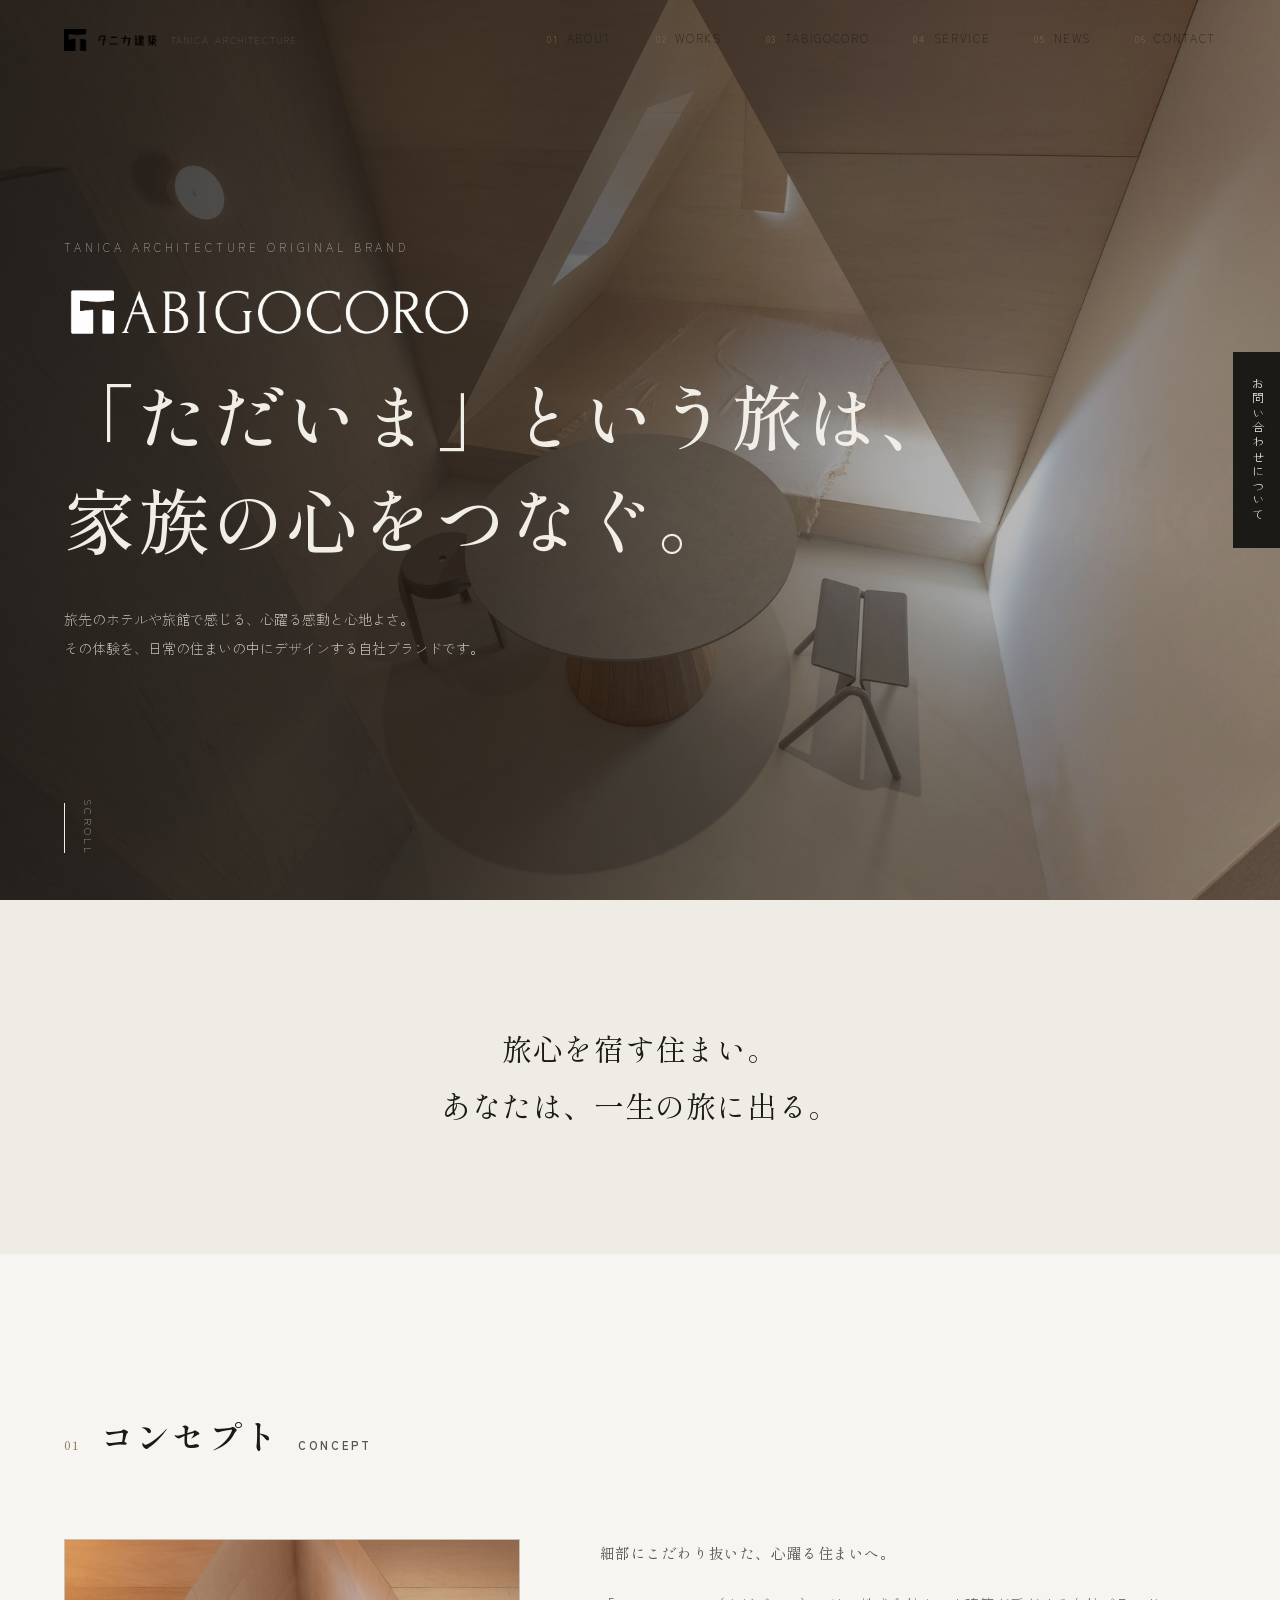
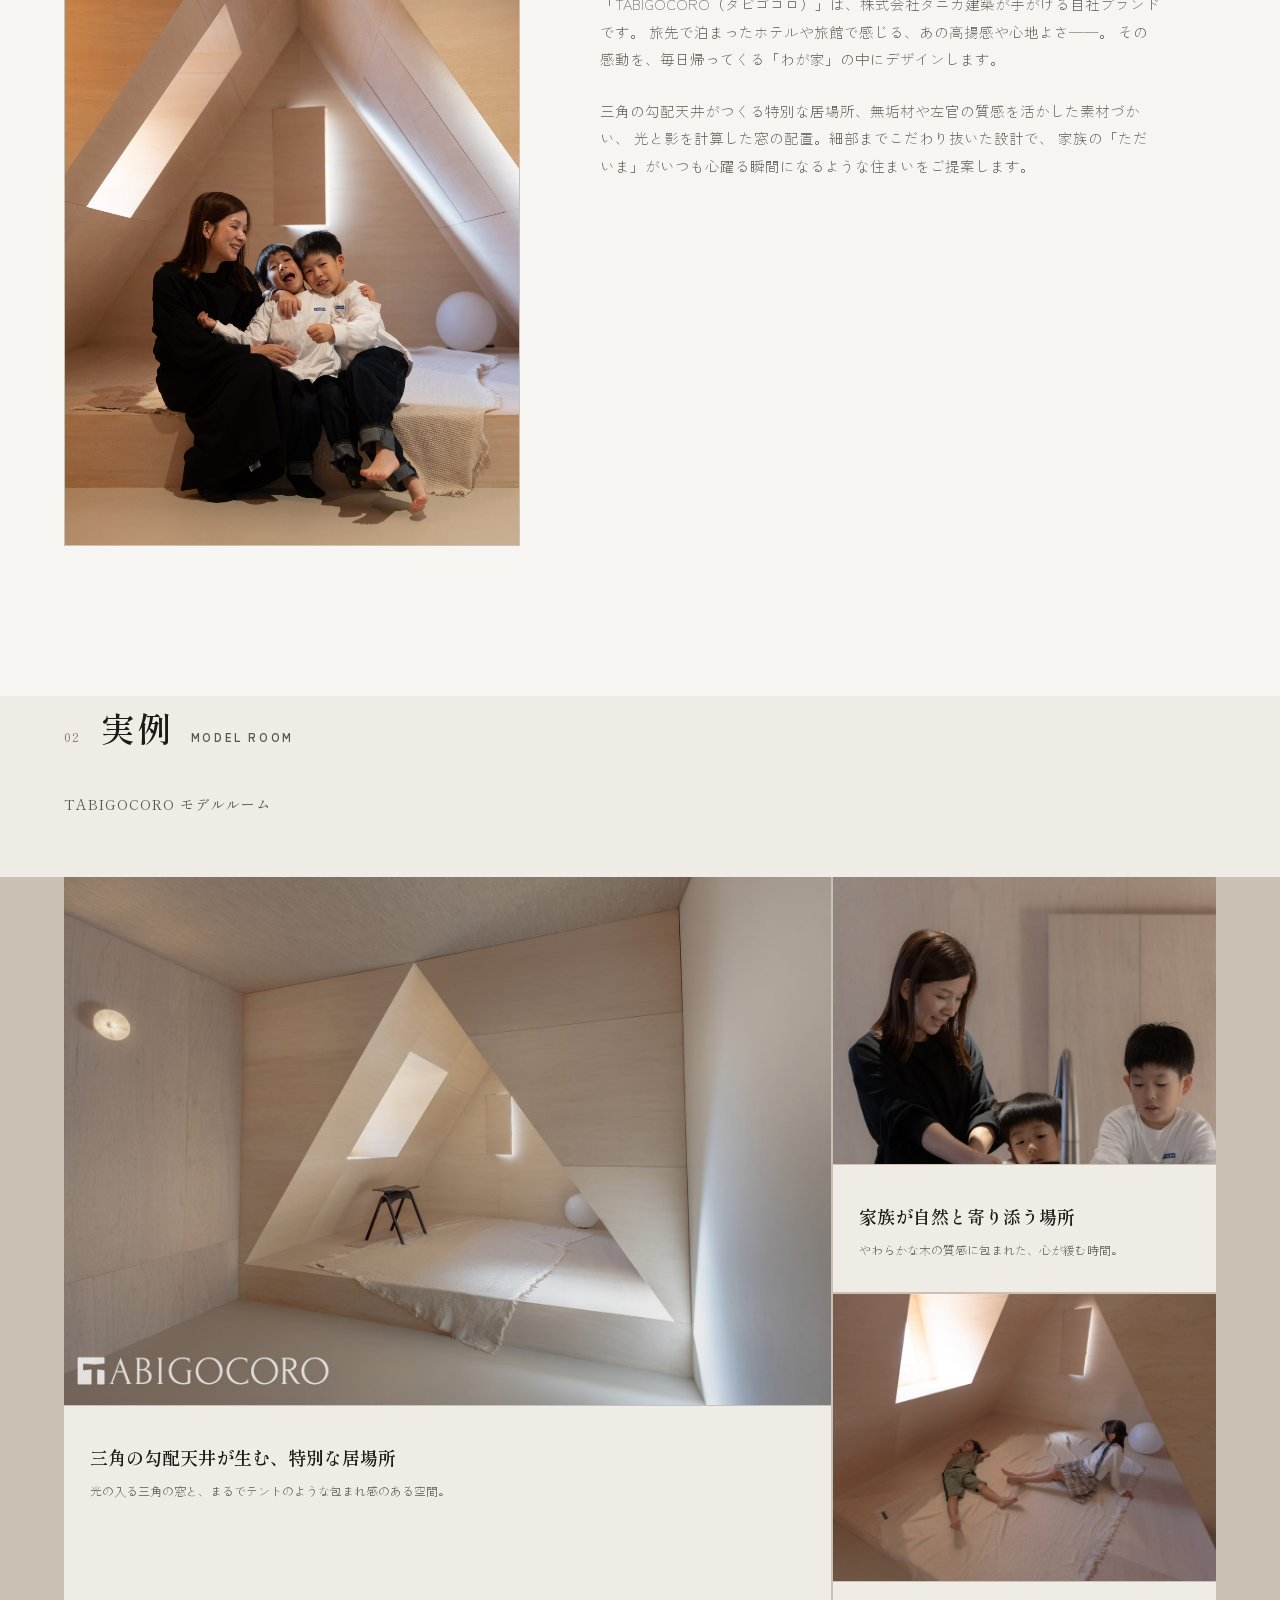
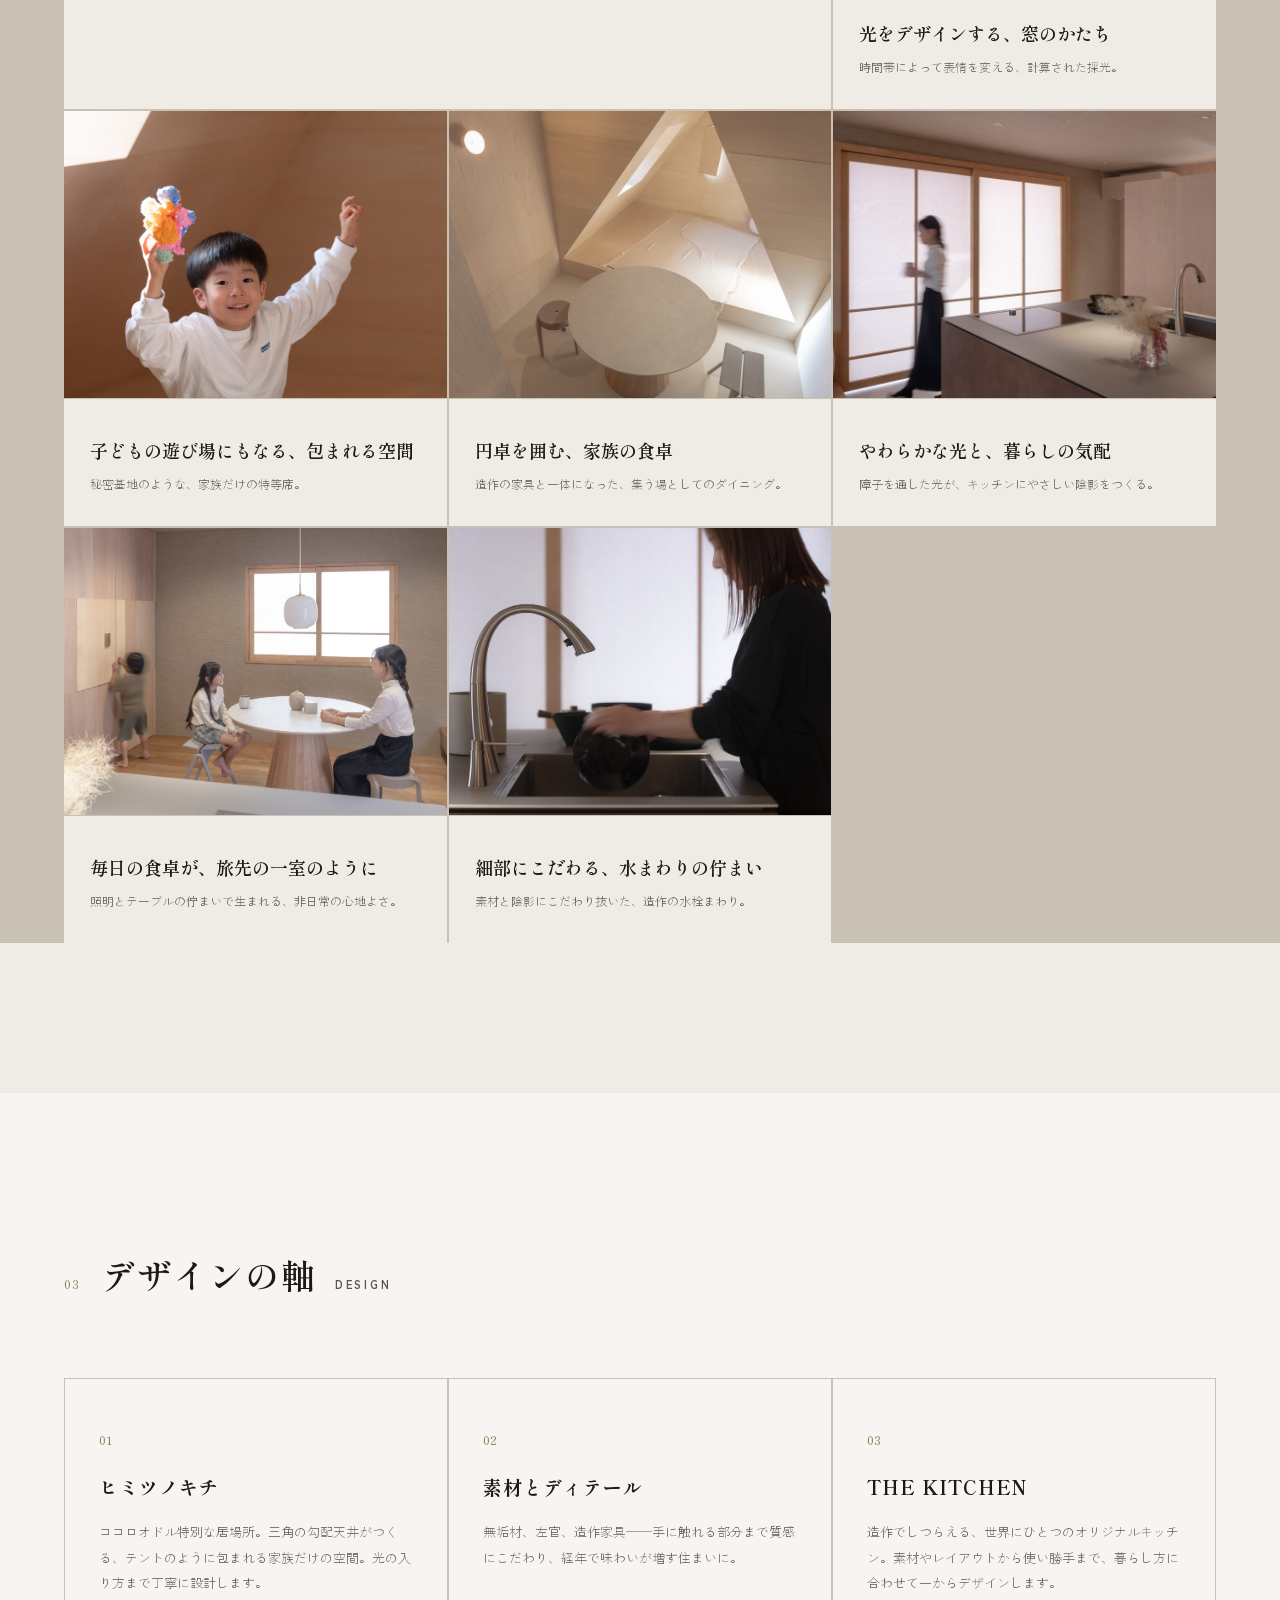
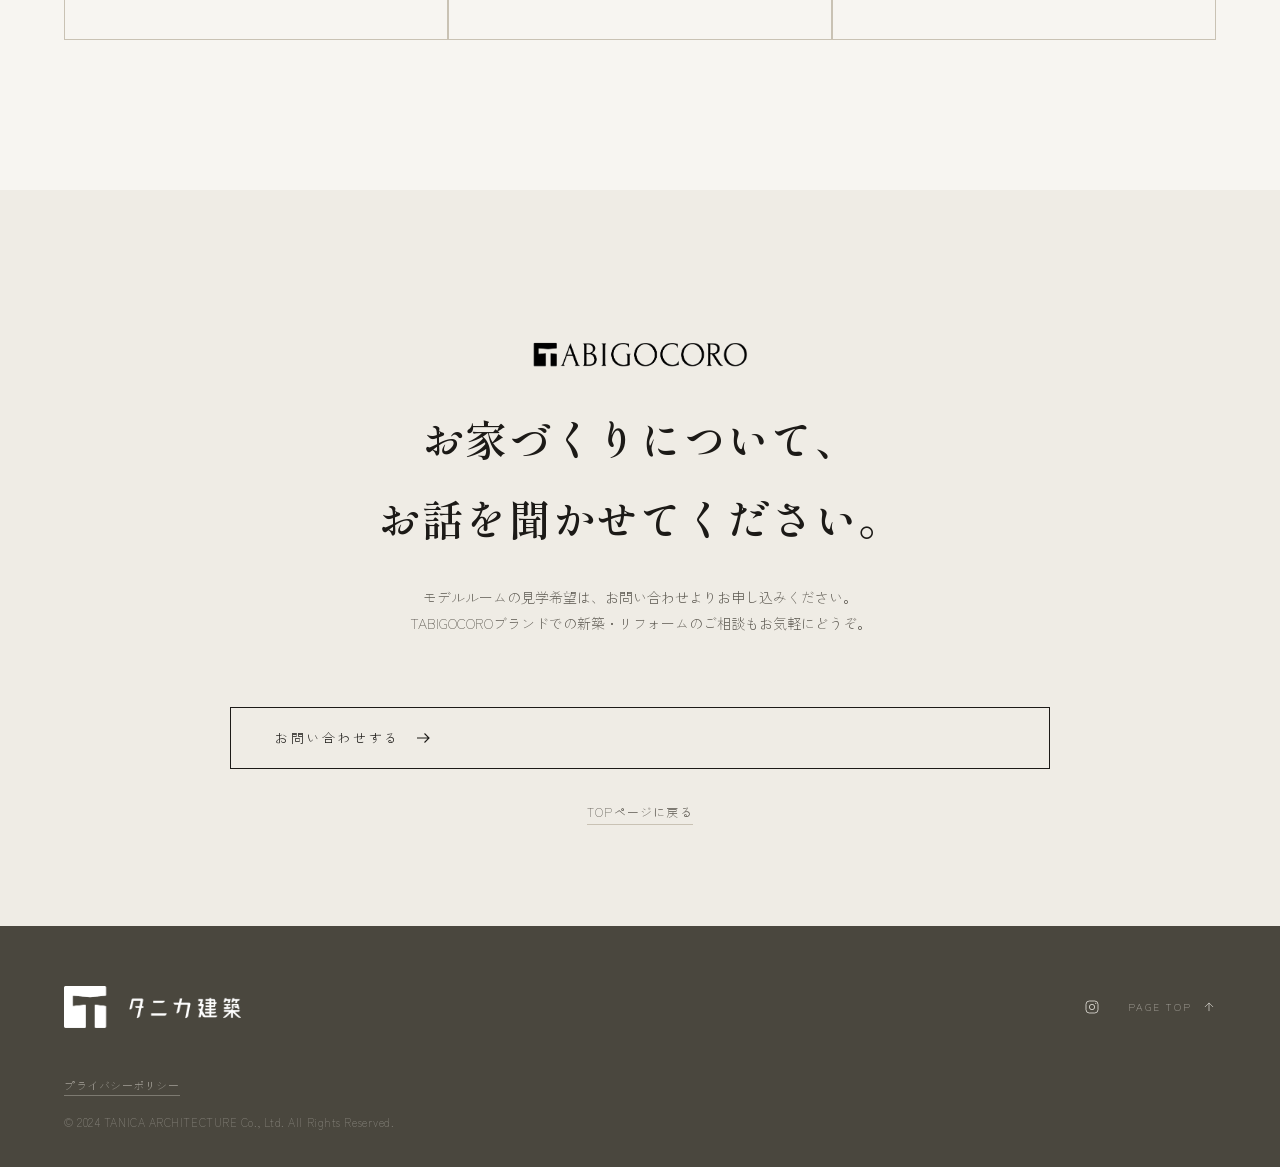
<file: tabigocoro.html>
<!DOCTYPE html>
<html lang="ja">
<head>
<meta charset="UTF-8">
<meta name="viewport" content="width=device-width, initial-scale=1.0">
<title>TABIGOCORO | 株式会社タニカ建築</title>
<meta name="description" content="TABIGOCORO（タビゴコロ）— 株式会社タニカ建築の自社ブランド。旅先のホテルや旅館で感じる心躍る感動と心地よさを、暮らしの中にデザインします。">
<link rel="preconnect" href="https://fonts.googleapis.com">
<link rel="preconnect" href="https://fonts.gstatic.com" crossorigin>
<link href="https://fonts.googleapis.com/css2?family=Shippori+Mincho:wght@400;500;600;800&family=Zen+Kaku+Gothic+New:wght@300;400;500;700&family=EB+Garamond:ital,wght@0,400;0,500;1,400&display=swap" rel="stylesheet">
<link rel="stylesheet" href="css/style.css">
<link rel="stylesheet" href="css/tabigocoro.css">
<link rel="icon" type="image/png" href="images/favicon.png">
</head>
<body>

<div class="loader" id="loader">
  <div class="loader-mark">TANICA</div>
</div>

<div class="grain"></div>

<header class="site-header" id="siteHeader">
  <a href="index.html#top" class="logo">
    <img src="images/logo-tanica-black.png" alt="タニカ建築" class="logo-full">
    <span class="logo-en">TANICA ARCHITECTURE</span>
  </a>
  <nav class="main-nav" id="mainNav">
    <a href="index.html#about"><span class="num">01</span>ABOUT</a>
    <a href="index.html#works"><span class="num">02</span>WORKS</a>
    <a href="tabigocoro.html"><span class="num">03</span>TABIGOCORO</a>
    <a href="index.html#service"><span class="num">04</span>SERVICE</a>
    <a href="index.html#news"><span class="num">05</span>NEWS</a>
    <a href="index.html#contact"><span class="num">06</span>CONTACT</a>
  </nav>
  <button class="menu-btn" id="menuBtn" aria-label="メニュー">
    <span></span><span></span><span></span>
  </button>
</header>

<a href="index.html#contact" class="fixed-contact-tab">お問い合わせについて</a>

<main>

  <section class="hero tg-hero" id="top">
    <div class="hero-photo">
      <img src="images/tabigocoro-dining-overhead.jpg" alt="TABIGOCORO モデルルーム 三角の勾配天井と円卓のダイニングを見下ろす">
      <div class="hero-photo-overlay"></div>
    </div>
    <div class="hero-inner">
      <p class="hero-eyebrow reveal">TANICA ARCHITECTURE ORIGINAL BRAND</p>
      <img src="images/tabigocoro-logo-white.png" alt="TABIGOCORO" class="tg-wordmark reveal">
      <h1 class="hero-title">
        <span class="reveal">「ただいま」という旅は、</span>
        <span class="reveal">家族の心をつなぐ。</span>
      </h1>
      <p class="hero-lead reveal">
        旅先のホテルや旅館で感じる、心躍る感動と心地よさ。<br class="br-pc">
        その体験を、日常の住まいの中にデザインする自社ブランドです。
      </p>
    </div>
    <div class="hero-scroll">
      <span class="scroll-line"></span>
      <span class="scroll-text">SCROLL</span>
    </div>
  </section>

  <section class="intro tg-quote">
    <div class="intro-inner reveal">
      旅心を宿す住まい。<br class="br-pc">
      あなたは、一生の旅に出る。
    </div>
  </section>

  <section class="tg-concept" id="concept">
    <div class="section-head reveal">
      <span class="section-num">01</span>
      <h2 class="section-title"><span class="jp">コンセプト</span><span class="en">CONCEPT</span></h2>
    </div>
    <div class="about-grid tg-concept-grid">
      <div class="about-visual reveal">
        <div class="about-frame tg-frame">
          <img src="images/tabigocoro-family.jpg" alt="TABIGOCORO モデルルーム 三角の勾配天井の下で寄り添う家族">
        </div>
      </div>
      <div class="about-text">
        <p class="about-lead reveal">細部にこだわり抜いた、心躍る住まいへ。</p>
        <p class="reveal">
          「TABIGOCORO（タビゴコロ）」は、株式会社タニカ建築が手がける自社ブランドです。
          旅先で泊まったホテルや旅館で感じる、あの高揚感や心地よさ——。
          その感動を、毎日帰ってくる「わが家」の中にデザインします。
        </p>
        <p class="reveal">
          三角の勾配天井がつくる特別な居場所、無垢材や左官の質感を活かした素材づかい、
          光と影を計算した窓の配置。細部までこだわり抜いた設計で、
          家族の「ただいま」がいつも心躍る瞬間になるような住まいをご提案します。
        </p>
      </div>
    </div>
  </section>

  <section class="tg-gallery" id="gallery">
    <div class="section-head reveal">
      <span class="section-num">02</span>
      <h2 class="section-title"><span class="jp">実例</span><span class="en">MODEL ROOM</span></h2>
    </div>
    <p class="tg-gallery-lead reveal">TABIGOCORO モデルルーム</p>

    <div class="works-grid tg-gallery-grid">
      <div class="work-card size-lg reveal">
        <div class="work-visual">
          <img src="images/tabigocoro-nook-brand.jpg" alt="TABIGOCORO モデルルーム 三角の勾配天井のあるくつろぎの居場所">
        </div>
        <div class="work-info">
          <h3>三角の勾配天井が生む、特別な居場所</h3>
          <p>光の入る三角の窓と、まるでテントのような包まれ感のある空間。</p>
        </div>
      </div>

      <div class="work-card reveal">
        <div class="work-visual">
          <img src="images/tabigocoro-family-kitchen.jpg" alt="キッチンで手を洗う母親と子どもたち">
        </div>
        <div class="work-info">
          <h3>家族が自然と寄り添う場所</h3>
          <p>やわらかな木の質感に包まれた、心が緩む時間。</p>
        </div>
      </div>

      <div class="work-card reveal">
        <div class="work-visual">
          <img src="images/tabigocoro-kids-window.jpg" alt="三角の窓から差し込む光と子どもたち">
        </div>
        <div class="work-info">
          <h3>光をデザインする、窓のかたち</h3>
          <p>時間帯によって表情を変える、計算された採光。</p>
        </div>
      </div>

      <div class="work-card reveal">
        <div class="work-visual">
          <img src="images/tabigocoro-boy-toy.jpg" alt="三角の勾配天井の下で遊ぶ子ども">
        </div>
        <div class="work-info">
          <h3>子どもの遊び場にもなる、包まれる空間</h3>
          <p>秘密基地のような、家族だけの特等席。</p>
        </div>
      </div>

      <div class="work-card reveal">
        <div class="work-visual">
          <img src="images/tabigocoro-dining-round.jpg" alt="三角の勾配天井の下、円卓のダイニングを見下ろす">
        </div>
        <div class="work-info">
          <h3>円卓を囲む、家族の食卓</h3>
          <p>造作の家具と一体になった、集う場としてのダイニング。</p>
        </div>
      </div>

      <div class="work-card reveal">
        <div class="work-visual">
          <img src="images/tabigocoro-kitchen-walk.jpg" alt="障子越しの光の中を歩く女性とキッチン">
        </div>
        <div class="work-info">
          <h3>やわらかな光と、暮らしの気配</h3>
          <p>障子を通した光が、キッチンにやさしい陰影をつくる。</p>
        </div>
      </div>

      <div class="work-card reveal">
        <div class="work-visual">
          <img src="images/tabigocoro-dining-family.jpg" alt="円卓を囲んで座る親子">
        </div>
        <div class="work-info">
          <h3>毎日の食卓が、旅先の一室のように</h3>
          <p>照明とテーブルの佇まいで生まれる、非日常の心地よさ。</p>
        </div>
      </div>

      <div class="work-card reveal">
        <div class="work-visual">
          <img src="images/tabigocoro-faucet.jpg" alt="水まわりの造作水栓のディテール">
        </div>
        <div class="work-info">
          <h3>細部にこだわる、水まわりの佇まい</h3>
          <p>素材と陰影にこだわり抜いた、造作の水栓まわり。</p>
        </div>
      </div>
    </div>
  </section>

  <section class="about tg-pillars-section">
    <div class="section-head reveal">
      <span class="section-num">03</span>
      <h2 class="section-title"><span class="jp">デザインの軸</span><span class="en">DESIGN</span></h2>
    </div>
    <div class="about-pillars tg-pillars">
      <div class="pillar reveal">
        <span class="pillar-num">01</span>
        <h3>ヒミツノキチ</h3>
        <p>ココロオドル特別な居場所。三角の勾配天井がつくる、テントのように包まれる家族だけの空間。光の入り方まで丁寧に設計します。</p>
      </div>
      <div class="pillar reveal">
        <span class="pillar-num">02</span>
        <h3>素材とディテール</h3>
        <p>無垢材、左官、造作家具——手に触れる部分まで質感にこだわり、経年で味わいが増す住まいに。</p>
      </div>
      <div class="pillar reveal">
        <span class="pillar-num">03</span>
        <h3>THE KITCHEN</h3>
        <p>造作でしつらえる、世界にひとつのオリジナルキッチン。素材やレイアウトから使い勝手まで、暮らし方に合わせて一からデザインします。</p>
      </div>
    </div>
  </section>

  <section class="cta tg-cta">
    <div class="cta-inner reveal">
      <img src="images/tabigocoro-logo-black.png" alt="TABIGOCORO" class="tg-cta-logo">
      <h2 class="cta-title">お家づくりについて、<br class="br-pc">お話を聞かせてください。</h2>
      <p class="cta-lead">
        モデルルームの見学希望は、お問い合わせよりお申し込みください。<br class="br-pc">
        TABIGOCOROブランドでの新築・リフォームのご相談もお気軽にどうぞ。
      </p>
      <a href="index.html#contact" class="submit-btn tg-cta-btn">
        <span>お問い合わせする</span>
        <svg width="18" height="18" viewBox="0 0 24 24"><path d="M4 12h16M14 6l6 6-6 6" fill="none" stroke="currentColor" stroke-width="1.5"/></svg>
      </a>
      <a href="index.html" class="link-arrow tg-back-link">TOPページに戻る</a>
    </div>
  </section>

</main>

<footer class="site-footer">
  <div class="footer-top">
    <a href="index.html#top" class="footer-logo"><img src="images/logo-tanica-white.png" alt="タニカ建築 TANICA ARCHITECTURE"></a>
    <div class="footer-right">
      <a href="https://www.instagram.com/tanica.architect.design/" target="_blank" rel="noopener noreferrer" class="footer-sns" aria-label="Instagram">
        <svg width="16" height="16" viewBox="0 0 24 24" fill="none" stroke="currentColor" stroke-width="1.5"><rect x="3" y="3" width="18" height="18" rx="5"/><circle cx="12" cy="12" r="4"/><circle cx="17.5" cy="6.5" r="1" fill="currentColor" stroke="none"/></svg>
      </a>
      <a href="#top" class="to-top">
        <span>PAGE TOP</span>
        <svg width="14" height="14" viewBox="0 0 24 24"><path d="M12 19V5M5 12l7-7 7 7" fill="none" stroke="currentColor" stroke-width="1.5"/></svg>
      </a>
    </div>
  </div>
  <p class="footer-links"><a href="privacy.html">プライバシーポリシー</a></p>
  <p class="footer-copy">&copy; 2024 TANICA ARCHITECTURE Co., Ltd. All Rights Reserved.</p>
</footer>

<script src="js/main.js"></script>
</body>
</html>
</file>
<file: css/style.css>
:root{
  --bg:#f7f5f1;
  --bg-alt:#efece5;
  --ink:#1c1a17;
  --ink-soft:#5a564e;
  --line:#c9c2b4;
  --accent:#8a7a5c;
  --dark:#1c1a17;
  --support-bg:#4a473e;
  --dark-ink:#f2efe8;
  --serif:'Shippori Mincho','EB Garamond',serif;
  --sans:'Zen Kaku Gothic New',-apple-system,'Hiragino Kaku Gothic ProN',sans-serif;
  --maxw:1240px;
  --dur:.9s;
}

*{margin:0;padding:0;box-sizing:border-box;}
html{scroll-behavior:smooth;}
body{
  background:var(--bg);
  color:var(--ink);
  font-family:var(--sans);
  font-weight:300;
  line-height:1.9;
  -webkit-font-smoothing:antialiased;
  overflow-x:hidden;
}
a{color:inherit;text-decoration:none;}
ul,ol{list-style:none;}
img,svg{display:block;max-width:100%;}
button{font-family:inherit;background:none;border:none;cursor:pointer;color:inherit;}
input,textarea,select{font-family:inherit;}

::selection{background:var(--ink);color:var(--bg);}

/* ---------- loader ---------- */
.loader{
  position:fixed;inset:0;z-index:9999;
  background:var(--ink);
  display:flex;align-items:center;justify-content:center;
  transition:opacity .8s ease, visibility .8s ease;
}
.loader-mark{
  font-family:var(--serif);
  color:var(--dark-ink);
  letter-spacing:.5em;
  font-size:14px;
  padding-left:.5em;
  opacity:0;
  animation:loaderFade 1.6s ease forwards;
}
@keyframes loaderFade{
  0%{opacity:0; letter-spacing:1em;}
  60%{opacity:1;}
  100%{opacity:1; letter-spacing:.5em;}
}
.loader.done{opacity:0;visibility:hidden;}

/* ---------- grain overlay ---------- */
.grain{
  position:fixed;inset:0;pointer-events:none;z-index:9998;
  opacity:.035;mix-blend-mode:multiply;
  background-image:url("data:image/svg+xml,%3Csvg xmlns='http://www.w3.org/2000/svg' width='120' height='120'%3E%3Cfilter id='n'%3E%3CfeTurbulence type='fractalNoise' baseFrequency='0.9' numOctaves='2' stitchTiles='stitch'/%3E%3C/filter%3E%3Crect width='100%25' height='100%25' filter='url(%23n)'/%3E%3C/svg%3E");
}

/* ---------- reveal ---------- */
.reveal{
  opacity:0;
  transform:translateY(28px);
  transition:opacity 1s cubic-bezier(.16,.8,.24,1), transform 1s cubic-bezier(.16,.8,.24,1);
}
.reveal.in{opacity:1;transform:translateY(0);}

/* ---------- header ---------- */
.site-header{
  position:fixed;top:0;left:0;right:0;z-index:500;
  display:flex;align-items:center;justify-content:space-between;
  padding:28px 5vw;
  transition:padding .4s ease, background .4s ease, border-color .4s ease;
  mix-blend-mode:normal;
}
.site-header.scrolled{
  padding:16px 5vw;
  background:rgba(247,245,241,.88);
  backdrop-filter:blur(10px);
  border-bottom:1px solid var(--line);
}
.logo{display:flex;align-items:center;gap:14px;line-height:1;}
.logo-full{height:22px;width:auto;display:block;}
.logo-en{font-size:9px;letter-spacing:.22em;color:var(--ink-soft);white-space:nowrap;}
.main-nav{display:flex;gap:44px;}
.main-nav a{
  font-size:11px;letter-spacing:.15em;
  display:flex;align-items:center;gap:8px;
  position:relative;padding-bottom:4px;
}
.main-nav a .num{color:var(--accent);font-size:10px;}
.main-nav a::after{
  content:"";position:absolute;left:0;bottom:0;width:0;height:1px;
  background:var(--ink);transition:width .4s ease;
}
.main-nav a:hover::after{width:100%;}
.menu-btn{display:none;flex-direction:column;gap:5px;width:26px;z-index:600;}
.menu-btn span{display:block;height:1px;background:var(--ink);transition:transform .3s ease, opacity .3s ease;}

/* ---------- fixed contact tab ---------- */
.fixed-contact-tab{
  position:fixed;top:50%;right:0;z-index:490;
  writing-mode:vertical-rl;
  padding:26px 12px;
  background:var(--ink);color:var(--dark-ink);
  font-size:12px;letter-spacing:.2em;
  transform:translateY(-50%);
  transition:padding .3s ease, background .3s ease;
}
.fixed-contact-tab:hover{padding-right:18px;background:var(--accent);}
@media (max-width:720px){
  .fixed-contact-tab{padding:20px 8px;font-size:11px;}
}

/* ---------- hero ---------- */
.hero{
  position:relative;
  min-height:100svh;
  display:flex;flex-direction:column;justify-content:center;
  padding:0 5vw;
  overflow:hidden;
  color:#f2efe8;
}
.hero-photo{position:absolute;inset:0;z-index:0;}
.hero-photo img{width:100%;height:100%;object-fit:cover;object-position:60% 50%;}
.hero-photo-overlay{
  position:absolute;inset:0;
  background:linear-gradient(100deg, rgba(15,14,12,.82) 0%, rgba(15,14,12,.62) 42%, rgba(15,14,12,.32) 70%, rgba(15,14,12,.18) 100%);
}
.hero-inner{position:relative;z-index:2;max-width:900px;}
.hero-eyebrow{
  font-size:11px;letter-spacing:.35em;color:rgba(242,239,232,.75);margin-bottom:28px;
  transition-delay:.1s;
}
.hero-title{
  font-family:var(--serif);
  font-weight:500;
  font-size:clamp(34px,5.6vw,76px);
  line-height:1.45;
  letter-spacing:.03em;
}
.hero-title span{display:block;}
.hero-title span:nth-child(1){transition-delay:.25s;}
.hero-title span:nth-child(2){transition-delay:.4s;}
.hero-lead{
  margin-top:34px;font-size:14px;line-height:2.1;color:rgba(242,239,232,.8);
  transition-delay:.55s;
}
.hero-scroll{
  position:absolute;z-index:2;bottom:44px;left:5vw;display:flex;align-items:center;gap:14px;
}
.scroll-line{width:1px;height:50px;background:#f2efe8;position:relative;overflow:hidden;}
.scroll-line::after{
  content:"";position:absolute;top:-100%;left:0;width:100%;height:100%;
  background:#0f0e0c;animation:scrollDown 2.4s ease-in-out infinite;
}
@keyframes scrollDown{
  0%{top:-100%;} 50%{top:0;} 100%{top:100%;}
}
.scroll-text{font-size:10px;letter-spacing:.3em;writing-mode:vertical-rl;color:rgba(242,239,232,.75);}

/* ---------- intro ---------- */
.intro{padding:140px 5vw;text-align:center;background:var(--bg-alt);}
.intro-inner{max-width:760px;margin:0 auto;font-family:var(--serif);font-size:clamp(16px,1.9vw,21px);line-height:2.3;letter-spacing:.02em;}

/* ---------- section head ---------- */
.section-head{
  display:flex;align-items:baseline;gap:20px;
  padding:0 5vw;margin-bottom:70px;
}
.section-num{font-family:var(--serif);font-size:13px;color:var(--accent);letter-spacing:.1em;}
.section-title{display:flex;align-items:baseline;gap:18px;}
.section-title .jp{font-family:var(--serif);font-size:clamp(24px,3vw,34px);font-weight:600;letter-spacing:.06em;}
.section-title .en{font-size:11px;letter-spacing:.25em;color:var(--ink-soft);}
.section-head.light .section-num,
.section-head.light .en{color:rgba(242,239,232,.55);}

/* ---------- about ---------- */
.about{padding:150px 0 140px;}
.about-grid{
  display:grid;grid-template-columns:.85fr 1.15fr;gap:80px;
  padding:0 5vw;align-items:start;
}
.about-frame{
  aspect-ratio:4/5;background:var(--bg-alt);border:1px solid var(--line);
  overflow:hidden;
}
.about-frame img{width:100%;height:100%;object-fit:cover;}
.about-lead{font-family:var(--serif);font-size:22px;margin-bottom:30px;letter-spacing:.04em;}
.about-text p{margin-bottom:24px;font-size:14.5px;color:var(--ink-soft);max-width:560px;}
.about-facts{
  display:grid;grid-template-columns:1fr 1fr;gap:22px 30px;
  margin-top:44px;padding-top:36px;border-top:1px solid var(--line);max-width:560px;
}
.about-facts div{display:flex;justify-content:space-between;gap:16px;font-size:13px;border-bottom:1px solid var(--line);padding-bottom:10px;}
.about-facts dt{color:var(--ink-soft);letter-spacing:.1em;flex-shrink:0;}
.about-facts dd{font-family:var(--serif);text-align:right;}

.about-pillars{
  display:grid;grid-template-columns:repeat(3,1fr);gap:2px;
  background:var(--line);margin:110px 5vw 0;border:1px solid var(--line);
}
.pillar{background:var(--bg);padding:44px 34px;}
.pillar-num{font-family:var(--serif);font-size:13px;color:var(--accent);}
.pillar h3{font-family:var(--serif);font-size:19px;margin:16px 0 14px;letter-spacing:.05em;}
.pillar p{font-size:13px;color:var(--ink-soft);line-height:1.95;}
.pillar-link{display:inline-block;margin-top:22px;font-size:12px;letter-spacing:.1em;border-bottom:1px solid var(--ink);padding-bottom:3px;}

/* ---------- instagram ---------- */
.instagram{padding:0 0 150px;}
.instagram-head{
  display:flex;align-items:baseline;justify-content:space-between;flex-wrap:wrap;gap:16px;
  padding:0 5vw;margin-bottom:50px;
}
.instagram-logo{font-family:var(--serif);font-size:clamp(24px,3vw,34px);font-weight:600;letter-spacing:.06em;}
.instagram-handle{
  display:inline-flex;align-items:center;gap:8px;
  font-size:12px;letter-spacing:.05em;color:var(--ink-soft);
  border-bottom:1px solid var(--line);padding-bottom:3px;
}
.instagram-feed{padding:0 5vw;}
.instagram-feed a[href*="elfsight"]{
  transform:scale(.45);
  transform-origin:center;
  opacity:.16;
  filter:grayscale(1);
  transition:opacity .3s ease;
}
.instagram-feed a[href*="elfsight"]:hover{opacity:.5;}

/* ---------- works ---------- */
.works{padding:140px 0;background:var(--bg-alt);}
.works-grid{
  display:grid;grid-template-columns:repeat(3,1fr);gap:2px;
  padding:0 5vw;background:var(--line);
}
.work-card{
  background:var(--bg-alt);display:flex;flex-direction:column;
  transition:transform .5s ease;
}
.work-card:hover{transform:translateY(-6px);}
.work-card.size-lg{grid-column:span 2;grid-row:span 2;}
.work-visual{
  position:relative;
  aspect-ratio:4/3;overflow:hidden;background:var(--bg-alt);
}
.size-lg .work-visual{aspect-ratio:16/11;}
.work-visual img{width:100%;height:100%;object-fit:cover;transition:transform .7s cubic-bezier(.16,.8,.24,1);}
.work-card:hover .work-visual img{transform:scale(1.06);}

.work-card-ba{cursor:pointer;}
.work-card-ba .work-visual img{position:absolute;inset:0;}
.work-card-ba .ba-after{opacity:0;transition:opacity .6s ease;}
.work-card-ba.is-after .ba-after{opacity:1;}
.work-card-ba.is-after .work-visual img{transform:none;}
.ba-tag{
  position:absolute;top:16px;font-size:10px;letter-spacing:.15em;
  padding:5px 12px;background:rgba(15,14,12,.72);color:#f2efe8;z-index:2;
  transition:opacity .5s ease;
}
.ba-tag-before{left:16px;}
.ba-tag-after{right:16px;opacity:0;}
.work-card-ba.is-after .ba-tag-before{opacity:0;}
.work-card-ba.is-after .ba-tag-after{opacity:1;}

.work-info{padding:24px 26px 30px;border-top:1px solid var(--line);}
.work-cat{font-size:10px;letter-spacing:.2em;color:var(--accent);}
.work-info h3{font-family:var(--serif);font-size:18px;margin:10px 0 6px;font-weight:600;}
.work-info p{font-size:12px;color:var(--ink-soft);}
.works-more{text-align:center;margin-top:60px;display:flex;flex-direction:column;align-items:center;gap:16px;}
.link-arrow{
  font-size:12px;letter-spacing:.1em;border-bottom:1px solid var(--ink);padding-bottom:4px;
}
.link-arrow-sub{color:var(--ink-soft);border-bottom-color:var(--line);}

/* ---------- service ---------- */
.service{padding:150px 0;}
.service-list{
  display:grid;grid-template-columns:repeat(3,1fr);
  border-top:1px solid var(--line);border-left:1px solid var(--line);
}
.service-item{
  padding:56px 40px;border-bottom:1px solid var(--line);border-right:1px solid var(--line);position:relative;
}
.service-index{font-family:var(--serif);font-size:34px;color:var(--line);display:block;margin-bottom:18px;}
.service-item h3{font-family:var(--serif);font-size:20px;margin-bottom:14px;letter-spacing:.05em;}
.service-item p{font-size:13.5px;color:var(--ink-soft);max-width:480px;}

/* ---------- support / spec + process ---------- */
.support{background:var(--support-bg);color:var(--dark-ink);padding:140px 0 0;}
.support .section-title .jp{color:var(--dark-ink);}
.support-lead{
  padding:0 5vw;margin:-40px 0 70px;max-width:640px;
  font-size:13.5px;line-height:2.1;color:rgba(242,239,232,.65);
  transition-delay:.1s;
}
.support-grid{
  display:grid;grid-template-columns:repeat(4,1fr);
  padding:0 5vw;gap:1px;background:rgba(242,239,232,.15);
  margin-bottom:130px;
}
.support-item{background:var(--support-bg);padding:38px 30px;}
.support-num{
  display:block;font-family:var(--serif);font-size:clamp(26px,2.6vw,34px);
  color:#f2efe8;margin-bottom:16px;letter-spacing:.02em;
}
.support-num em{font-style:normal;font-size:13px;color:var(--accent);margin-left:4px;}
.support-item p{font-size:12.5px;line-height:1.8;color:rgba(242,239,232,.6);}

.process{padding:0 0 140px;}
.process-title{
  padding:0 5vw;margin-bottom:50px;
  font-family:var(--serif);font-size:22px;letter-spacing:.08em;color:#f2efe8;
}
.process-list{
  display:grid;grid-template-columns:repeat(6,1fr);
  padding:0 5vw;
}
.process-list li{
  padding:30px 20px 30px 0;border-top:1px solid rgba(242,239,232,.2);
  display:flex;flex-direction:column;gap:14px;
}
.p-num{font-family:var(--serif);font-size:12px;color:var(--accent);}
.p-label{font-size:12.5px;letter-spacing:.05em;line-height:1.7;color:rgba(242,239,232,.85);}

/* ---------- news ---------- */
.news{padding:150px 0;}
.news-list{max-width:var(--maxw);margin:0 5vw;}
.news-list li{
  display:grid;grid-template-columns:110px 90px 1fr;align-items:center;gap:30px;
  padding:26px 0;border-bottom:1px solid var(--line);
}
.news-list time{font-family:var(--serif);font-size:13px;color:var(--ink-soft);}
.news-tag{font-size:10px;letter-spacing:.15em;color:var(--accent);border:1px solid var(--accent);padding:4px 10px;justify-self:start;}
.news-list p{font-size:14px;}

/* ---------- cta / contact ---------- */
.cta{background:var(--bg-alt);padding:150px 5vw 100px;}
.cta-inner{max-width:820px;margin:0 auto;text-align:center;}
.cta-eyebrow{font-size:11px;letter-spacing:.35em;color:var(--accent);margin-bottom:24px;}
.cta-title{font-family:var(--serif);font-size:clamp(26px,3.6vw,42px);font-weight:600;letter-spacing:.04em;margin-bottom:26px;}
.cta-lead{font-size:14px;color:var(--ink-soft);margin-bottom:70px;}

.contact-form{text-align:left;margin-bottom:100px;}
.form-row{display:grid;grid-template-columns:1fr 1fr;gap:24px;margin-bottom:24px;}
.contact-form label{display:flex;flex-direction:column;gap:10px;font-size:12px;letter-spacing:.05em;color:var(--ink-soft);}
.contact-form label.full{margin-bottom:34px;}
.contact-form em{color:var(--accent);font-style:normal;margin-left:4px;}
.contact-form input,.contact-form select,.contact-form textarea{
  border:none;border-bottom:1px solid var(--line);background:transparent;
  padding:12px 4px;font-size:14px;color:var(--ink);outline:none;
  transition:border-color .3s ease;
}
.contact-form input:focus,.contact-form select:focus,.contact-form textarea:focus{border-color:var(--ink);}
.contact-form textarea{resize:vertical;}
.form-privacy-note{text-align:center;font-size:12px;color:var(--ink-soft);margin-bottom:30px;}
.form-privacy-note a{border-bottom:1px solid var(--ink-soft);}
.submit-btn{
  display:flex;align-items:center;gap:14px;margin:0 auto;
  padding:18px 44px;border:1px solid var(--ink);font-size:13px;letter-spacing:.2em;
  transition:background .35s ease,color .35s ease;
}
.submit-btn:hover{background:var(--ink);color:var(--bg);}
.form-note{text-align:center;margin-top:20px;font-size:12.5px;color:var(--accent);min-height:1em;}

.form-success{
  text-align:center;margin-bottom:100px;padding:70px 20px;
  border:1px solid var(--line);
}
.form-success svg{margin:0 auto 26px;color:var(--accent);}
.form-success h3{font-family:var(--serif);font-size:22px;font-weight:600;letter-spacing:.04em;margin-bottom:14px;}
.form-success p{font-size:13.5px;color:var(--ink-soft);}

.contact-info{
  display:grid;grid-template-columns:repeat(4,1fr);gap:40px;
  border-top:1px solid var(--line);padding-top:50px;text-align:left;
}
.contact-info h4{font-size:11px;letter-spacing:.15em;color:var(--accent);margin-bottom:14px;}
.contact-info p{font-size:13px;color:var(--ink-soft);line-height:1.9;}
.contact-info a{border-bottom:1px solid var(--ink-soft);}
.sns-link{display:inline-flex;align-items:center;gap:8px;border-bottom:1px solid var(--ink-soft);}

.map-embed{
  margin-top:60px;border:1px solid var(--line);overflow:hidden;
  filter:grayscale(1) contrast(1.05) brightness(1.02);
  transition:filter .5s ease;
}
.map-embed:hover{filter:grayscale(.15) contrast(1.02) brightness(1);}
.map-embed iframe{width:100%;height:420px;border:0;display:block;}

/* ---------- footer ---------- */
.site-footer{background:var(--support-bg);color:var(--dark-ink);padding:60px 5vw 34px;}
.footer-top{display:flex;justify-content:space-between;align-items:center;margin-bottom:40px;}
.footer-logo{display:block;}
.footer-logo img{height:42px;width:auto;display:block;}
.footer-right{display:flex;align-items:center;gap:28px;}
.footer-sns{display:flex;align-items:center;color:rgba(242,239,232,.75);transition:color .3s ease;}
.footer-sns:hover{color:#f2efe8;}
.to-top{display:flex;align-items:center;gap:10px;font-size:10px;letter-spacing:.2em;color:rgba(242,239,232,.7);}
.footer-links{margin-bottom:14px;}
.footer-links a{font-size:11px;letter-spacing:.05em;color:rgba(242,239,232,.55);border-bottom:1px solid rgba(242,239,232,.3);padding-bottom:2px;}
.footer-links a:hover{color:rgba(242,239,232,.85);}
.footer-copy{font-size:11px;color:rgba(242,239,232,.4);letter-spacing:.05em;}

/* ---------- privacy policy page ---------- */
.policy-hero{padding:180px 5vw 0;}
.policy{padding:60px 0 160px;}
.policy-inner{max-width:760px;margin:0 auto;padding:0 5vw;}
.policy-lead{font-size:14px;color:var(--ink-soft);line-height:2.1;margin-bottom:60px;}
.policy-inner h3{font-family:var(--serif);font-size:17px;font-weight:600;letter-spacing:.04em;margin:48px 0 16px;}
.policy-inner h3:first-of-type{margin-top:0;}
.policy-inner p{font-size:13.5px;color:var(--ink-soft);line-height:2;}
.policy-inner a{border-bottom:1px solid var(--ink-soft);}
.policy-list{margin:14px 0 0;padding-left:1.4em;}
.policy-list li{font-size:13.5px;color:var(--ink-soft);line-height:2;list-style:disc;}
.policy-date{margin-top:60px;font-size:12px;color:var(--ink-soft);}

/* ---------- responsive ---------- */
@media (max-width:980px){
  .about-grid{grid-template-columns:1fr;gap:50px;}
  .about-frame{max-width:400px;}
  .about-pillars{grid-template-columns:1fr;margin-top:80px;}
  .works-grid{grid-template-columns:repeat(2,1fr);}
  .work-card.size-lg{grid-column:span 2;}
  .service-list{grid-template-columns:1fr;}
  .support-grid{grid-template-columns:repeat(2,1fr);}
  .process-list{grid-template-columns:repeat(3,1fr);}
  .contact-info{grid-template-columns:1fr;gap:26px;}
}

@media (max-width:600px){
  .about-lead{font-size:3.8vw;letter-spacing:.01em;white-space:nowrap;}
}

@media (max-width:720px){
  .br-pc{display:none;}
  .map-embed iframe{height:300px;}
  .main-nav{
    position:fixed;inset:0;z-index:550;
    background:var(--ink);color:var(--dark-ink);
    display:flex;flex-direction:column;align-items:flex-start;justify-content:center;
    gap:30px;padding:0 10vw;
    transform:translateX(100%);transition:transform .5s cubic-bezier(.7,0,.2,1);
  }
  .main-nav.open{transform:translateX(0);}
  .main-nav a{font-size:16px;}
  .menu-btn{display:flex;}
  .menu-btn.open span:nth-child(1){transform:translateY(6px) rotate(45deg);}
  .menu-btn.open span:nth-child(2){opacity:0;}
  .menu-btn.open span:nth-child(3){transform:translateY(-6px) rotate(-45deg);}
  .menu-btn.open span{background:var(--ink);}
  .site-header.menu-open{background:transparent;}

  .works-grid{grid-template-columns:1fr;}
  .work-card.size-lg{grid-column:span 1;}
  .support-grid{grid-template-columns:1fr;}
  .process-list{grid-template-columns:repeat(2,1fr);}
  .form-row{grid-template-columns:1fr;}
  .news-list li{grid-template-columns:1fr;gap:8px;text-align:left;}
}
</file>
<file: css/tabigocoro.css>
/* ---------- TABIGOCORO page ---------- */

.tg-wordmark{
  width:clamp(220px,32vw,420px);
  height:auto;
  margin:0 0 22px;
  transition-delay:.15s;
}

.tg-cta-logo{
  width:clamp(150px,18vw,220px);
  height:auto;
  margin:0 auto 28px;
}

.tg-quote{
  padding:120px 5vw;
}
.tg-quote .intro-inner{
  font-size:clamp(20px,2.6vw,30px);
  line-height:1.9;
}

.tg-concept{padding:150px 0;}
.tg-concept-grid{padding:0 5vw;}
.tg-frame{aspect-ratio:3/4;}

.tg-gallery{padding:0 0 150px;background:var(--bg-alt);}
.tg-gallery-lead{
  padding:0 5vw;margin:-40px 0 60px;
  font-family:var(--serif);font-size:14px;letter-spacing:.08em;color:var(--ink-soft);
  transition-delay:.1s;
}
.tg-gallery-grid{padding:0 5vw;}

.tg-pillars-section{padding:150px 0;}
.tg-pillars{margin-top:70px;}

.tg-cta{padding-top:150px;}
.tg-cta-btn{margin-bottom:26px;}
.tg-back-link{color:var(--ink-soft);border-bottom-color:var(--line);}

@media (max-width:720px){
  .tg-quote{padding:90px 5vw;}
  .tg-concept{padding-bottom:100px;}
  .tg-gallery{padding-bottom:100px;}
  .tg-pillars-section{padding:100px 0;}
}
</file>
